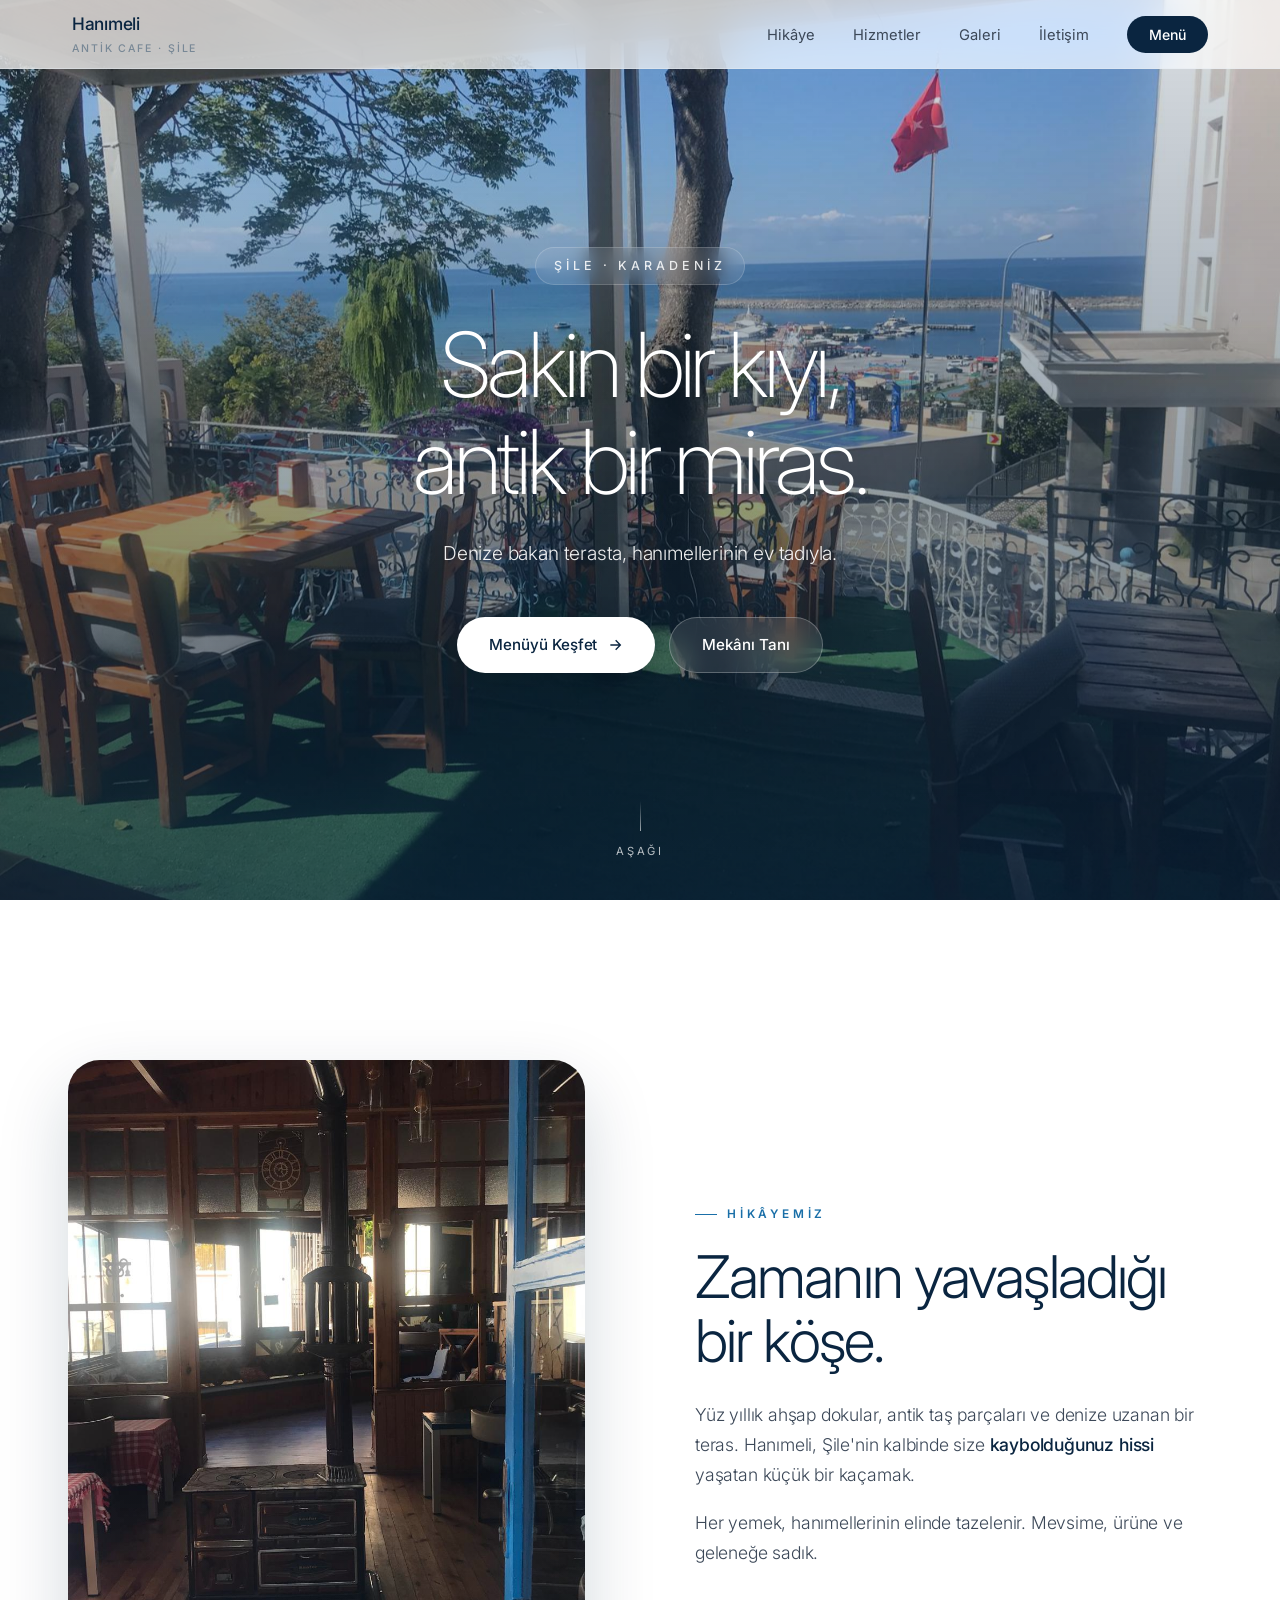
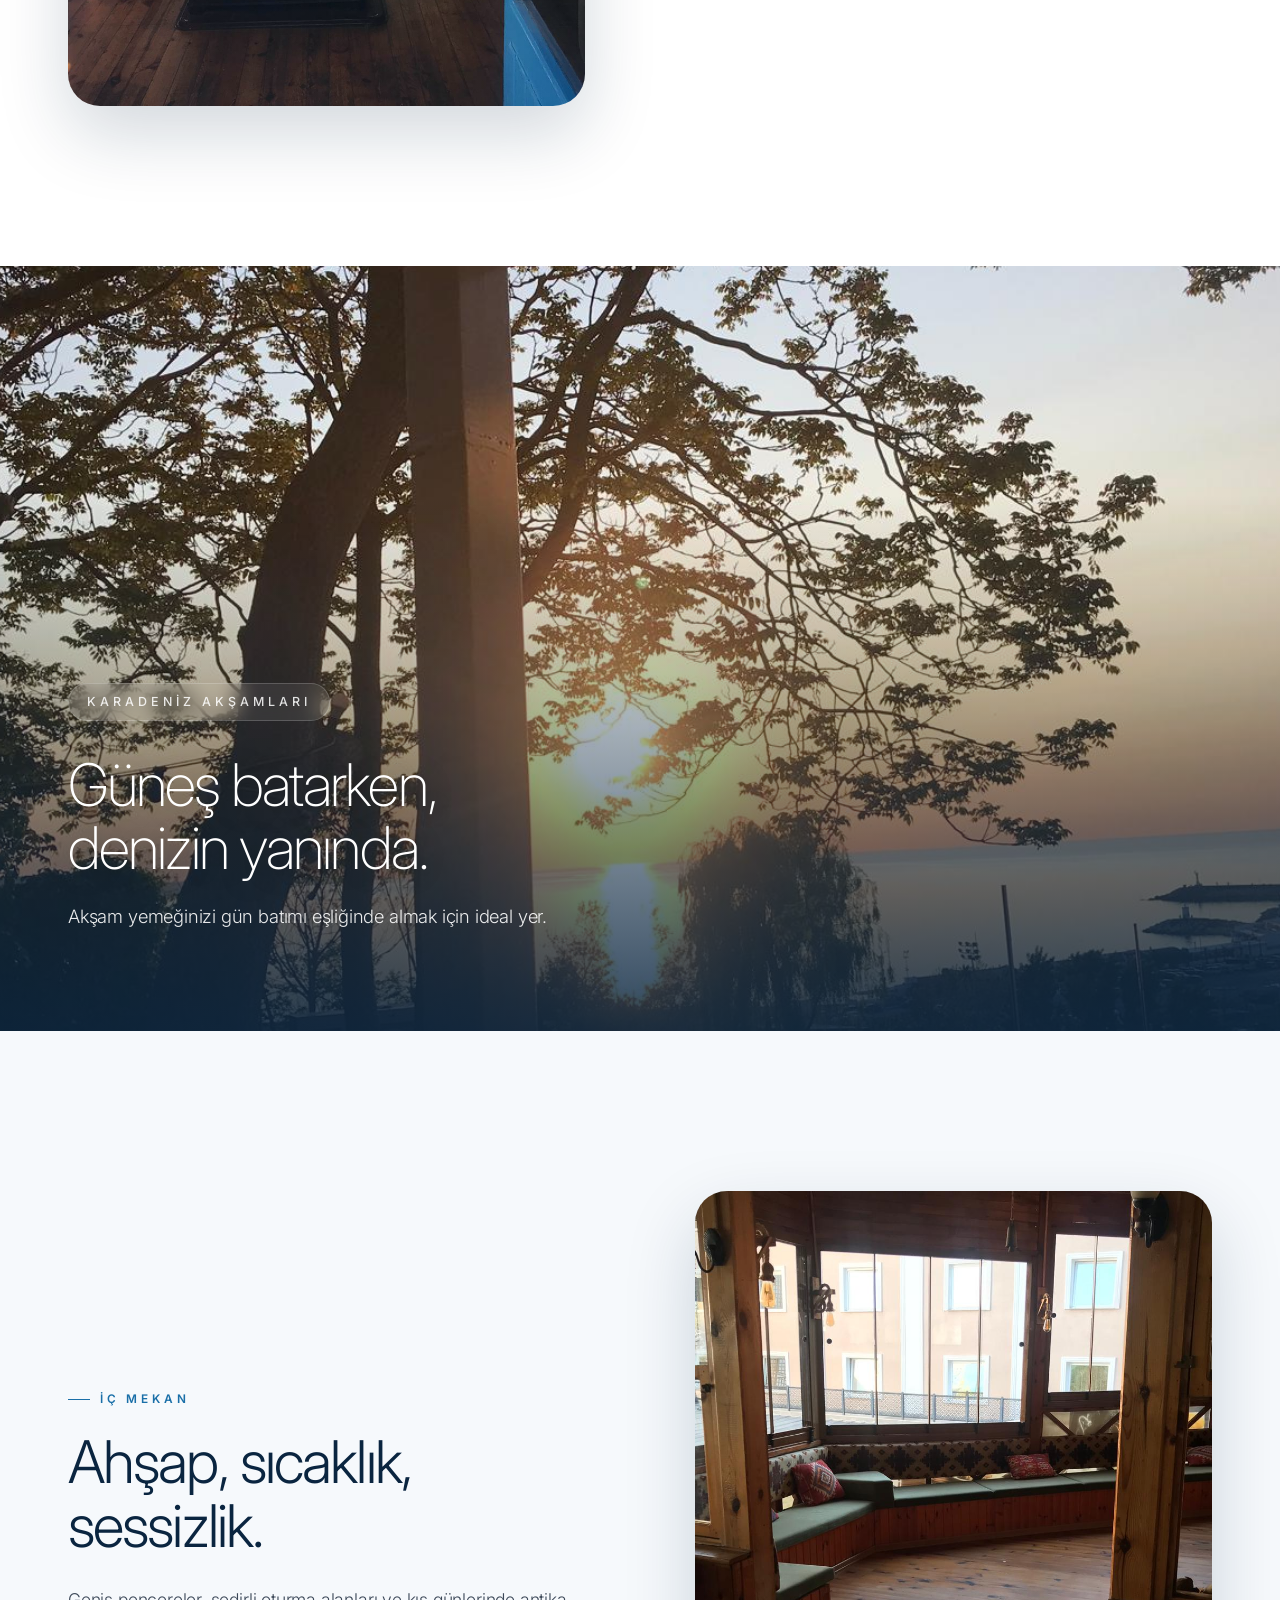
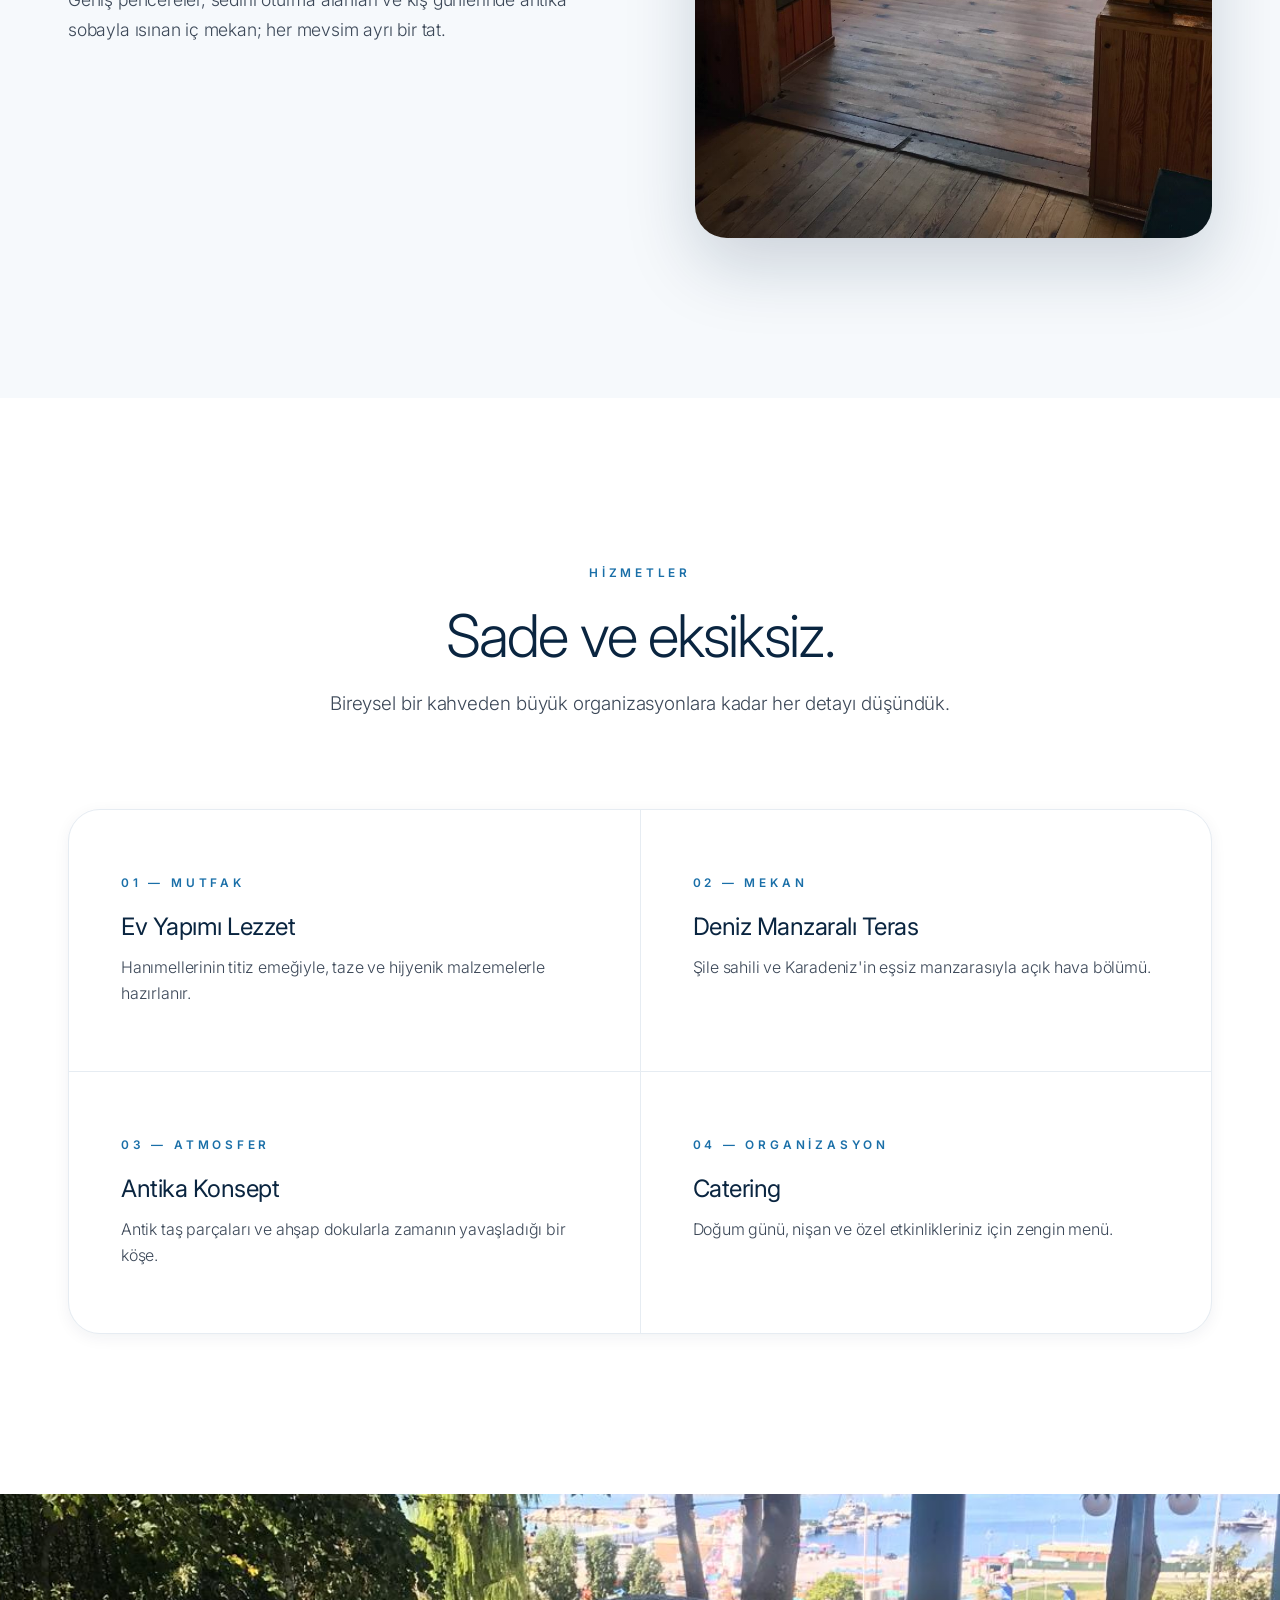
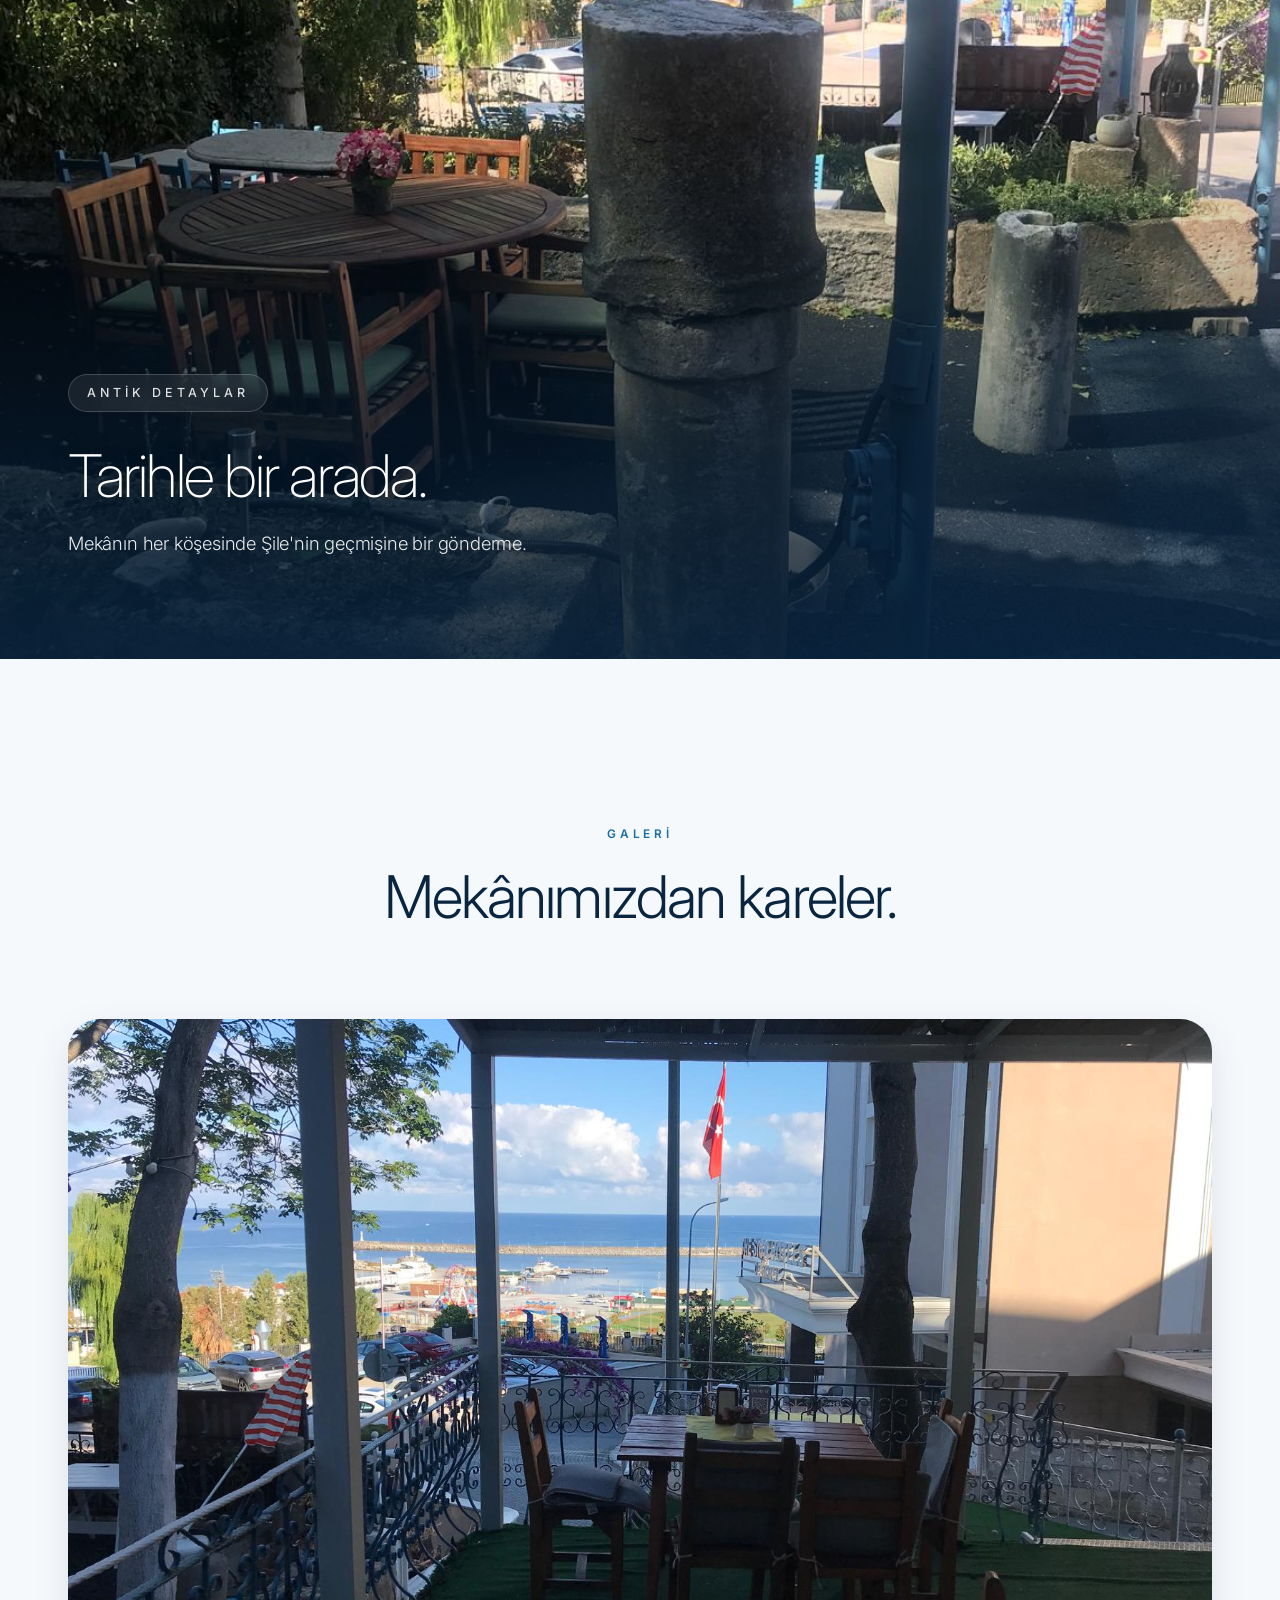
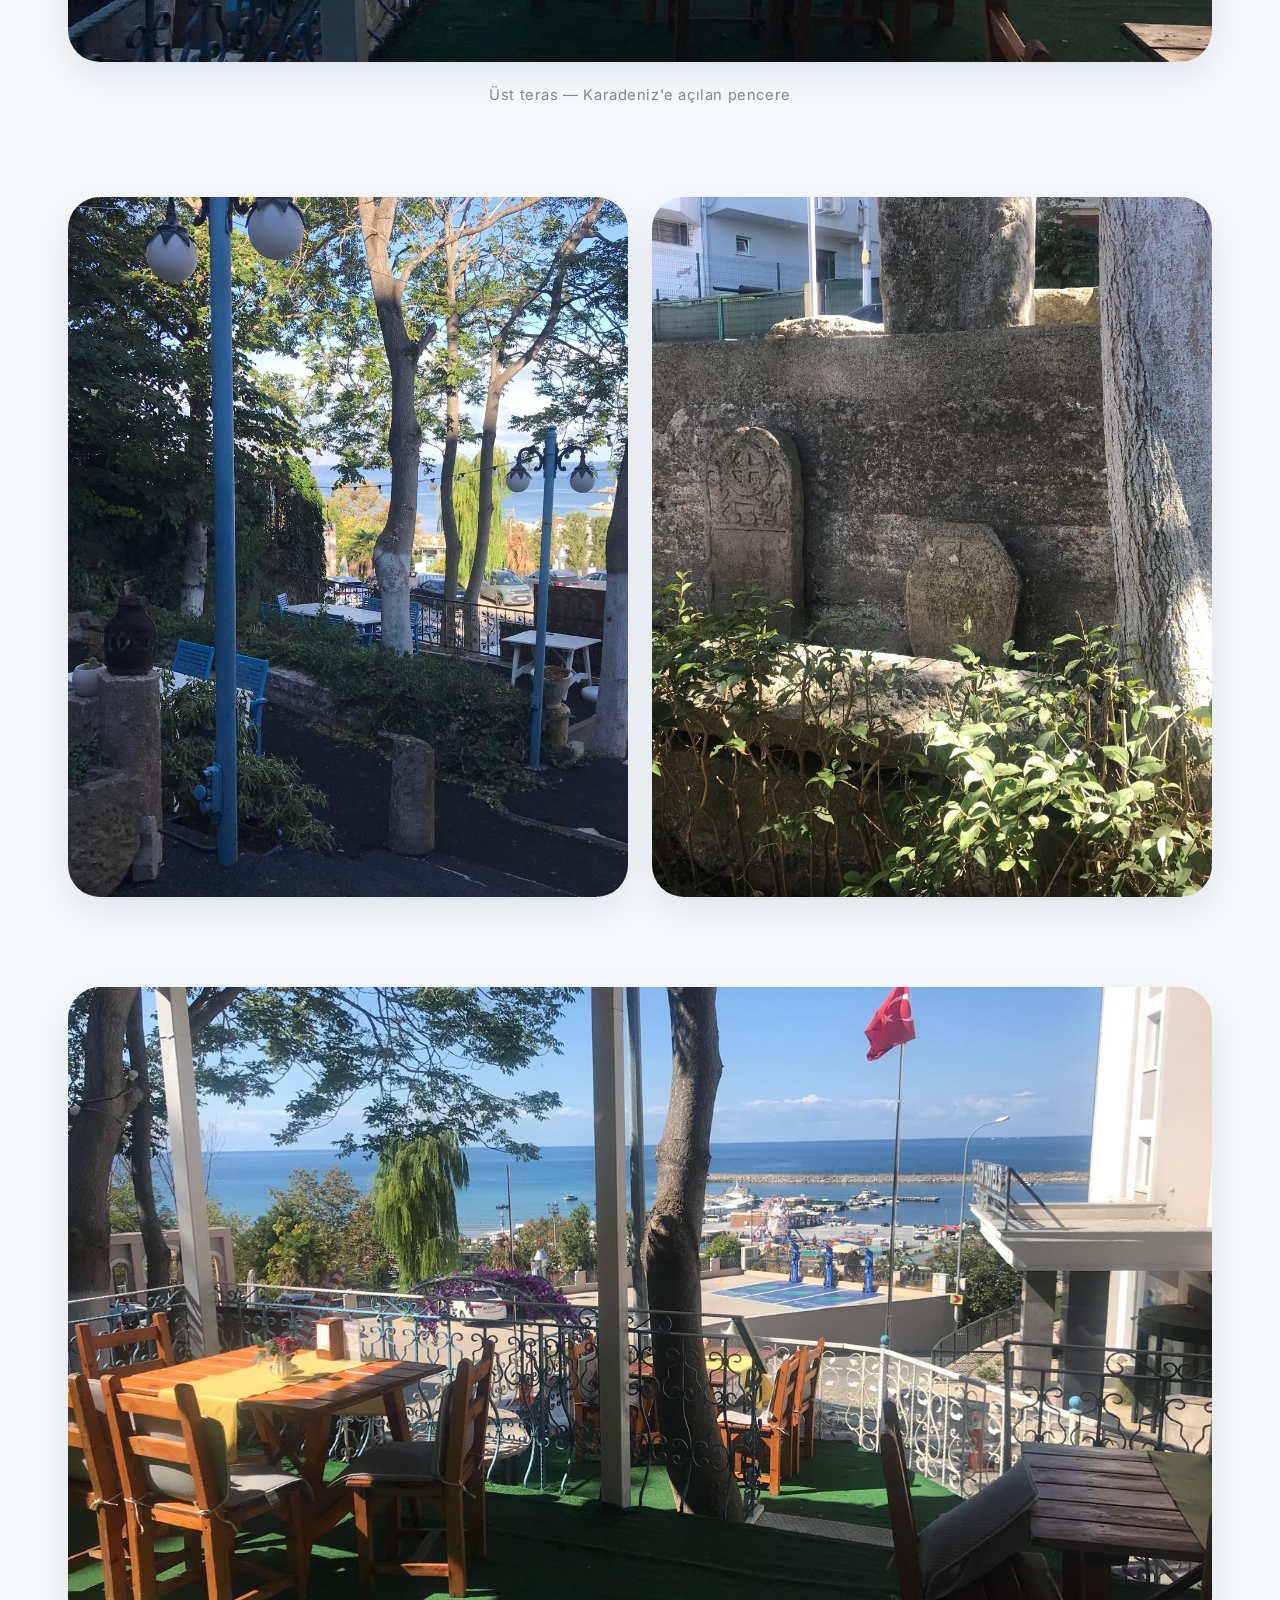
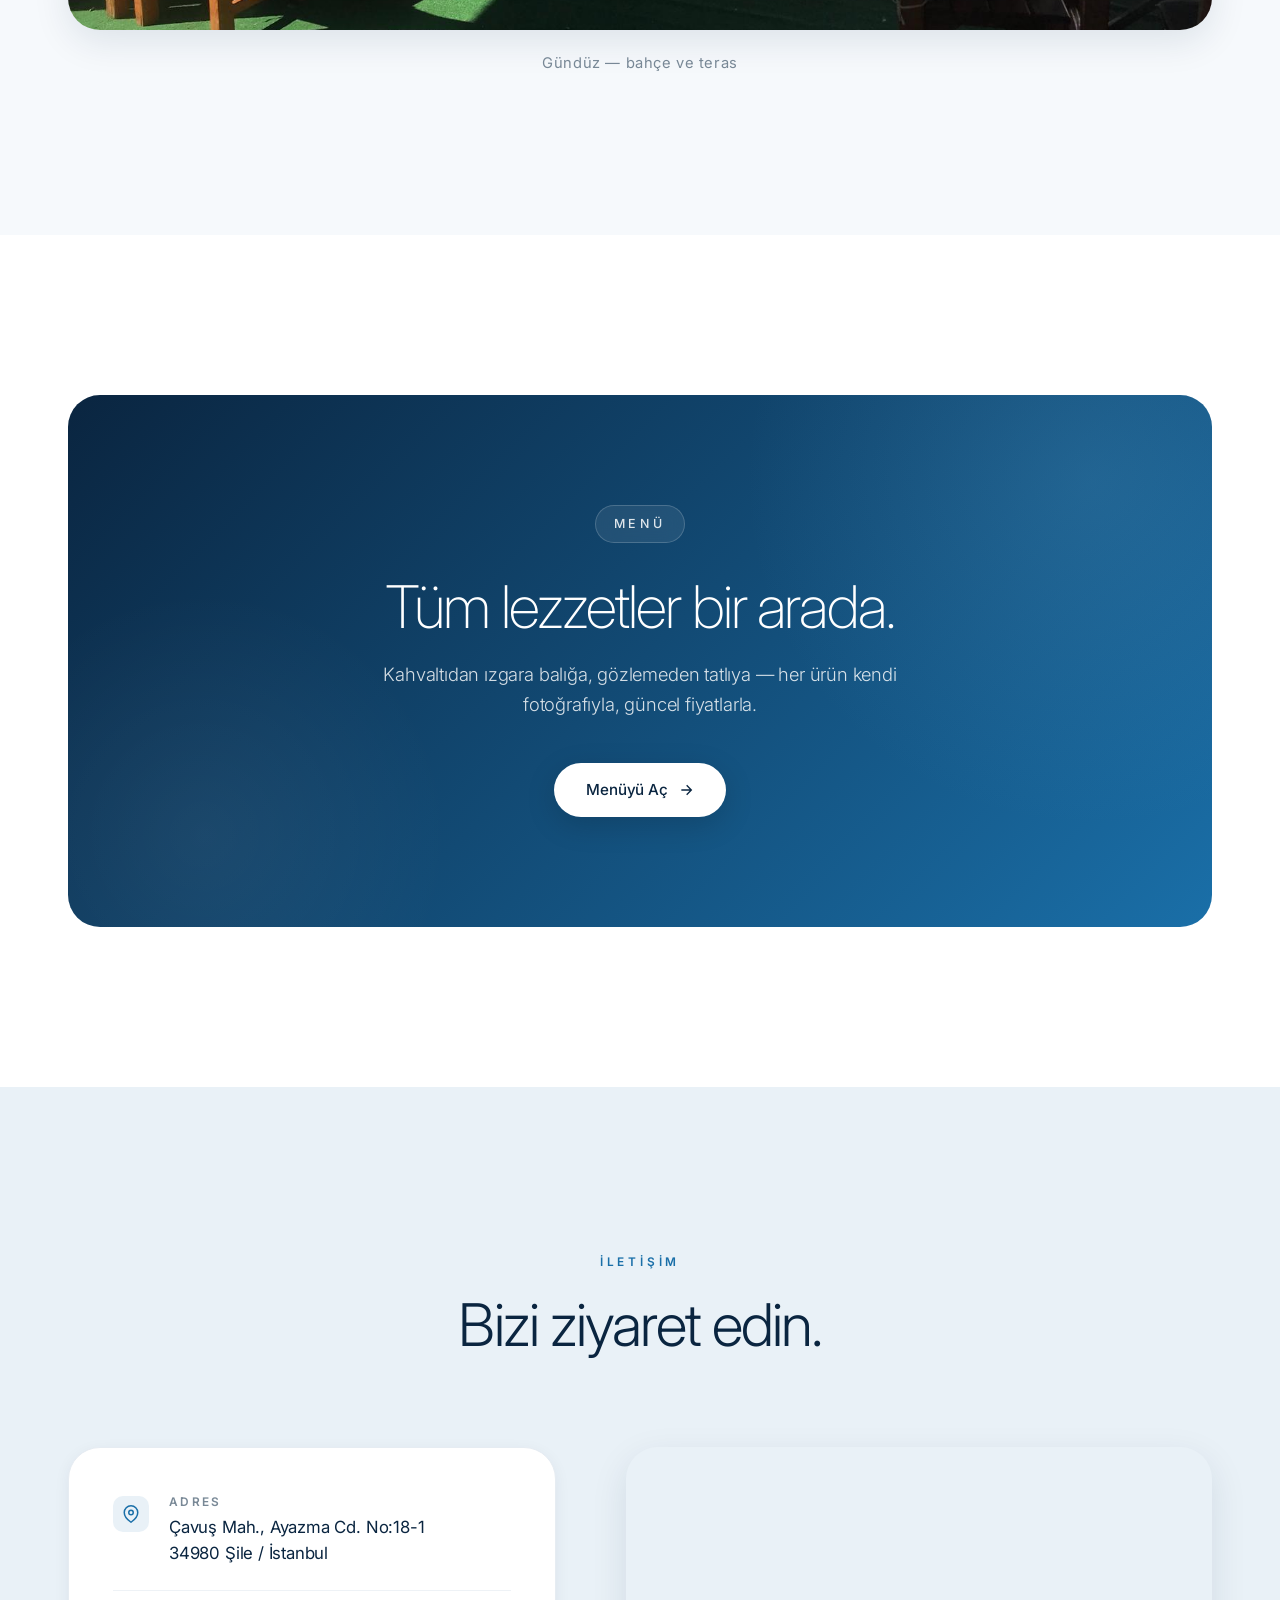
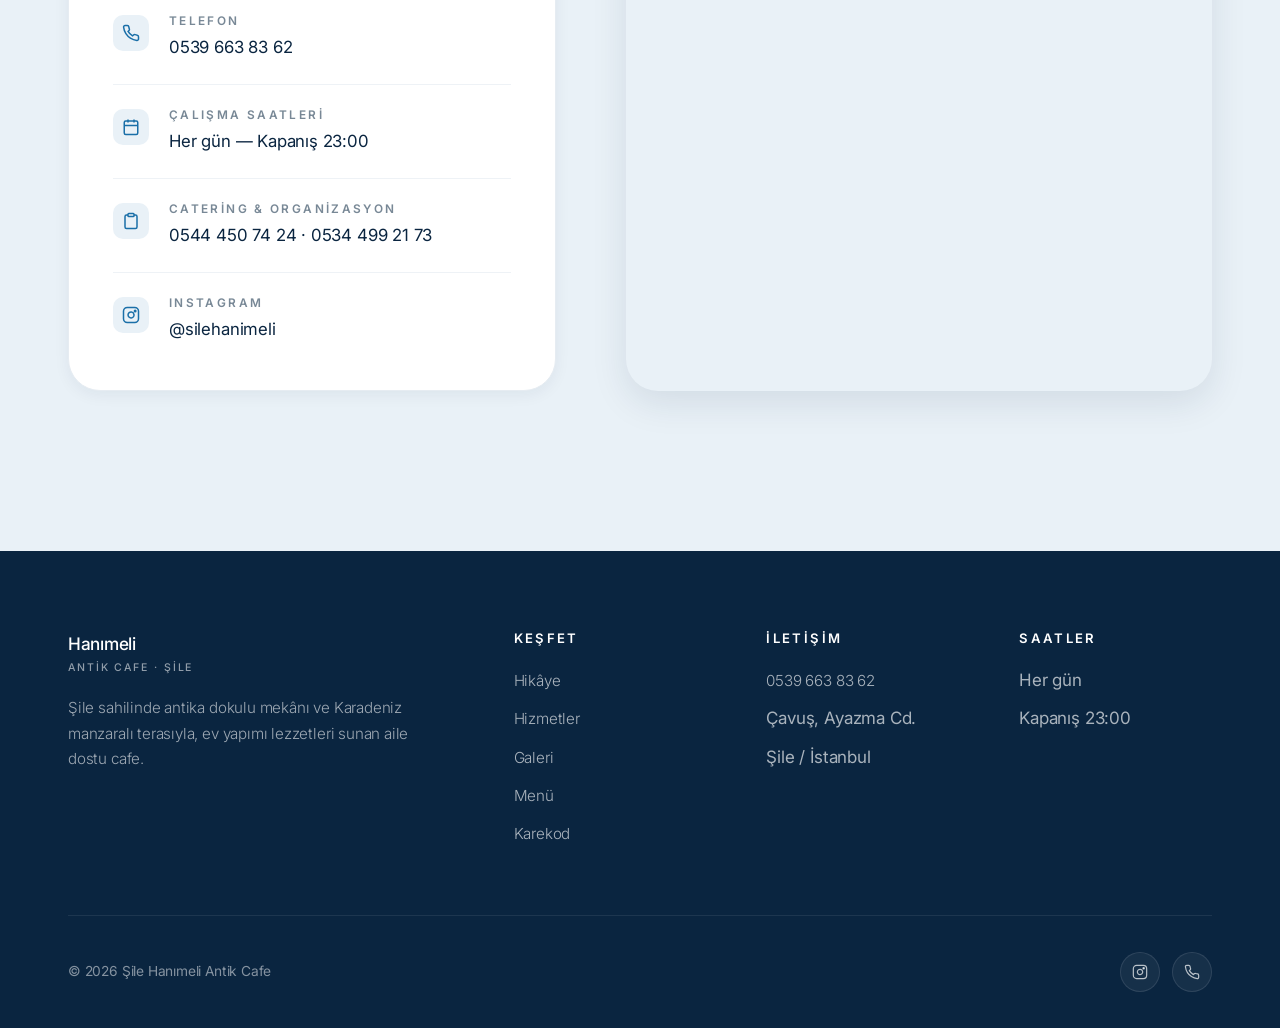
<file: index.html>
<!DOCTYPE html>
<html lang="tr">
<head>
  <meta charset="UTF-8" />
  <meta name="viewport" content="width=device-width, initial-scale=1.0" />

  <title>Şile Hanımeli Antik Cafe — Deniz Manzaralı Cafe & Restoran</title>
  <meta name="description" content="Şile sahilinde, antik dokulu mekânı ve Karadeniz manzaralı terasıyla Hanımeli Antik Cafe. Ev yapımı kahvaltı, gözleme, ızgara balık ve catering." />
  <meta name="keywords" content="Şile cafe, Şile kahvaltı, Şile restoran, Hanımeli Antik Cafe, Şile manzaralı kafe, Şile catering" />
  <meta name="robots" content="index, follow" />
  <link rel="canonical" href="https://hanimeliantikcafe.com/" />

  <meta property="og:type" content="restaurant" />
  <meta property="og:locale" content="tr_TR" />
  <meta property="og:title" content="Şile Hanımeli Antik Cafe" />
  <meta property="og:description" content="Şile'de antik atmosfer ve deniz manzarasıyla ev yapımı lezzetler." />
  <meta property="og:url" content="https://hanimeliantikcafe.com/" />
  <meta property="og:image" content="https://hanimeliantikcafe.com/assets/img/kafedisguzel.jpeg" />
  <meta property="og:site_name" content="Şile Hanımeli Antik Cafe" />

  <meta name="twitter:card" content="summary_large_image" />
  <meta name="twitter:title" content="Şile Hanımeli Antik Cafe" />
  <meta name="twitter:description" content="Şile'de antik atmosfer ve deniz manzarasıyla ev yapımı lezzetler." />
  <meta name="twitter:image" content="https://hanimeliantikcafe.com/assets/img/kafedisguzel.jpeg" />

  <link rel="icon" type="image/svg+xml" href="assets/img/favicon.svg" />
  <link rel="apple-touch-icon" href="assets/img/kafedisguzel.jpeg" />

  <link rel="preconnect" href="https://fonts.googleapis.com" />
  <link rel="preconnect" href="https://fonts.gstatic.com" crossorigin />
  <link href="https://fonts.googleapis.com/css2?family=Inter:wght@200;300;400;500;600&display=swap" rel="stylesheet" />

  <link rel="stylesheet" href="assets/css/style.css" />

  <script type="application/ld+json">
  {
    "@context": "https://schema.org",
    "@type": "Restaurant",
    "name": "Şile Hanımeli Antik Cafe",
    "image": [
      "https://hanimeliantikcafe.com/assets/img/kafedisguzel.jpeg",
      "https://hanimeliantikcafe.com/assets/img/kafeic2.jpeg",
      "https://hanimeliantikcafe.com/assets/img/kafemanzara.jpeg"
    ],
    "@id": "https://hanimeliantikcafe.com/",
    "url": "https://hanimeliantikcafe.com/",
    "telephone": "+90 539 663 83 62",
    "priceRange": "₺₺",
    "servesCuisine": ["Türk Mutfağı", "Ev Yemekleri", "Kahvaltı", "Deniz Ürünleri"],
    "address": {
      "@type": "PostalAddress",
      "streetAddress": "Çavuş, Ayazma Cd. No:18-1",
      "addressLocality": "Şile",
      "addressRegion": "İstanbul",
      "postalCode": "34980",
      "addressCountry": "TR"
    },
    "geo": {
      "@type": "GeoCoordinates",
      "latitude": "41.1755",
      "longitude": "29.6122"
    },
    "openingHoursSpecification": {
      "@type": "OpeningHoursSpecification",
      "dayOfWeek": ["Monday","Tuesday","Wednesday","Thursday","Friday","Saturday","Sunday"],
      "opens": "08:00",
      "closes": "23:00"
    },
    "menu": "https://hanimeliantikcafe.com/menu.html",
    "acceptsReservations": "True",
    "sameAs": ["https://www.instagram.com/silehanimeli/"]
  }
  </script>
</head>
<body>

  <!-- NAVBAR -->
  <header class="navbar">
    <div class="nav-inner">
      <a href="index.html" class="brand" aria-label="Anasayfa">
        <span class="brand-text">Hanımeli<small>ANTİK CAFE · ŞİLE</small></span>
      </a>
      <button class="nav-toggle" aria-label="Menüyü aç/kapat" aria-expanded="false">
        <svg viewBox="0 0 24 24" fill="none" stroke="currentColor" stroke-width="1.6"><path d="M4 7h16M4 12h16M4 17h16"/></svg>
      </button>
      <ul class="nav-links" id="primary-nav">
        <li><a href="#hikaye">Hikâye</a></li>
        <li><a href="#hizmetler">Hizmetler</a></li>
        <li><a href="#galeri">Galeri</a></li>
        <li><a href="#iletisim">İletişim</a></li>
        <li><a href="menu.html" class="cta">Menü</a></li>
      </ul>
    </div>
  </header>

  <!-- HERO -->
  <section class="hero">
    <div class="hero-bg" style="background-image:url('assets/img/kafedisguzel.jpeg');"></div>
    <div class="hero-inner">
      <span class="hero-eyebrow">Şile · Karadeniz</span>
      <h1>Sakin bir kıyı,<br/>antik bir miras.</h1>
      <p>Denize bakan terasta, hanımellerinin ev tadıyla.</p>
      <div class="hero-actions">
        <a href="menu.html" class="btn btn-primary">
          Menüyü Keşfet
          <svg width="16" height="16" viewBox="0 0 24 24" fill="none" stroke="currentColor" stroke-width="2"><path d="M5 12h14M13 5l7 7-7 7"/></svg>
        </a>
        <a href="#hikaye" class="btn btn-ghost">Mekânı Tanı</a>
      </div>
    </div>
    <span class="scroll-cue">Aşağı</span>
  </section>

  <!-- STORY 1 -->
  <section class="section" id="hikaye">
    <div class="container">
      <div class="story reveal">
        <div class="story-image">
          <img src="assets/img/kafeic2.jpeg" alt="Antik soba ve ahşap iç mekan" loading="lazy" />
        </div>
        <div class="story-text">
          <span class="section-tag">Hikâyemiz</span>
          <h2>Zamanın yavaşladığı bir köşe.</h2>
          <p>Yüz yıllık ahşap dokular, antik taş parçaları ve denize uzanan bir teras. Hanımeli, Şile'nin kalbinde size <strong>kaybolduğunuz hissi</strong> yaşatan küçük bir kaçamak.</p>
          <p>Her yemek, hanımellerinin elinde tazelenir. Mevsime, ürüne ve geleneğe sadık.</p>
        </div>
      </div>
    </div>
  </section>

  <!-- BLEED 1 — manzara -->
  <section class="feature-bleed">
    <div class="feature-bleed-bg" style="background-image:url('assets/img/kafemanzara.jpeg');"></div>
    <div class="feature-bleed-inner">
      <span class="hero-eyebrow" style="color:rgba(255,255,255,0.85);background:rgba(255,255,255,0.08);border-color:rgba(255,255,255,0.18);">Karadeniz Akşamları</span>
      <h2>Güneş batarken,<br/>denizin yanında.</h2>
      <p>Akşam yemeğinizi gün batımı eşliğinde almak için ideal yer.</p>
    </div>
  </section>

  <!-- STORY 2 (reverse) -->
  <section class="section section-soft">
    <div class="container">
      <div class="story story-reverse reveal">
        <div class="story-image">
          <img src="assets/img/kafeic.jpeg" alt="Ahşap iç mekan, sedirli oturma" loading="lazy" />
        </div>
        <div class="story-text">
          <span class="section-tag">İç Mekan</span>
          <h2>Ahşap, sıcaklık, sessizlik.</h2>
          <p>Geniş pencereler, sedirli oturma alanları ve kış günlerinde antika sobayla ısınan iç mekan; her mevsim ayrı bir tat.</p>
        </div>
      </div>
    </div>
  </section>

  <!-- SERVICES -->
  <section class="section" id="hizmetler">
    <div class="container">
      <div class="section-head reveal">
        <span class="section-tag">Hizmetler</span>
        <h2>Sade ve eksiksiz.</h2>
        <p class="lead">Bireysel bir kahveden büyük organizasyonlara kadar her detayı düşündük.</p>
      </div>
      <div class="services-grid reveal">
        <div class="service">
          <span class="service-num">01 — Mutfak</span>
          <h3>Ev Yapımı Lezzet</h3>
          <p>Hanımellerinin titiz emeğiyle, taze ve hijyenik malzemelerle hazırlanır.</p>
        </div>
        <div class="service">
          <span class="service-num">02 — Mekan</span>
          <h3>Deniz Manzaralı Teras</h3>
          <p>Şile sahili ve Karadeniz'in eşsiz manzarasıyla açık hava bölümü.</p>
        </div>
        <div class="service">
          <span class="service-num">03 — Atmosfer</span>
          <h3>Antika Konsept</h3>
          <p>Antik taş parçaları ve ahşap dokularla zamanın yavaşladığı bir köşe.</p>
        </div>
        <div class="service">
          <span class="service-num">04 — Organizasyon</span>
          <h3>Catering</h3>
          <p>Doğum günü, nişan ve özel etkinlikleriniz için zengin menü.</p>
        </div>
      </div>
    </div>
  </section>

  <!-- BLEED 2 — antik -->
  <section class="feature-bleed">
    <div class="feature-bleed-bg" style="background-image:url('assets/img/antikparca2.jpeg');"></div>
    <div class="feature-bleed-inner">
      <span class="hero-eyebrow" style="color:rgba(255,255,255,0.85);background:rgba(255,255,255,0.08);border-color:rgba(255,255,255,0.18);">Antik Detaylar</span>
      <h2>Tarihle bir arada.</h2>
      <p>Mekânın her köşesinde Şile'nin geçmişine bir gönderme.</p>
    </div>
  </section>

  <!-- GALLERY -->
  <section class="section section-soft" id="galeri">
    <div class="container">
      <div class="section-head reveal">
        <span class="section-tag">Galeri</span>
        <h2>Mekânımızdan kareler.</h2>
      </div>
      <div class="gallery-stack reveal">
        <figure>
          <img src="assets/img/kafedis2.jpeg" alt="Deniz manzaralı teras, masalar" loading="lazy" />
          <figcaption>Üst teras — Karadeniz'e açılan pencere</figcaption>
        </figure>
        <div class="gallery-pair">
          <img src="assets/img/kafedis.jpeg" alt="Bahçe ve aydınlatma" loading="lazy" />
          <img src="assets/img/antikparca.jpeg" alt="Antik taş parçaları" loading="lazy" />
        </div>
        <figure>
          <img src="assets/img/kafedisguzel.jpeg" alt="Gündüz teras manzarası" loading="lazy" />
          <figcaption>Gündüz — bahçe ve teras</figcaption>
        </figure>
      </div>
    </div>
  </section>

  <!-- MENU CTA -->
  <section class="section">
    <div class="container">
      <div class="menu-cta reveal">
        <div class="menu-cta-inner">
          <span class="hero-eyebrow" style="color:rgba(255,255,255,0.85);background:rgba(255,255,255,0.08);border-color:rgba(255,255,255,0.18);">Menü</span>
          <h2>Tüm lezzetler bir arada.</h2>
          <p>Kahvaltıdan ızgara balığa, gözlemeden tatlıya — her ürün kendi fotoğrafıyla, güncel fiyatlarla.</p>
          <a href="menu.html" class="btn btn-primary">
            Menüyü Aç
            <svg width="16" height="16" viewBox="0 0 24 24" fill="none" stroke="currentColor" stroke-width="2"><path d="M5 12h14M13 5l7 7-7 7"/></svg>
          </a>
        </div>
      </div>
    </div>
  </section>

  <!-- CONTACT -->
  <section class="section section-blue" id="iletisim">
    <div class="container">
      <div class="section-head reveal">
        <span class="section-tag">İletişim</span>
        <h2>Bizi ziyaret edin.</h2>
      </div>
      <div class="contact reveal">
        <div class="contact-info">
          <div class="item">
            <div class="item-icon">
              <svg viewBox="0 0 24 24" fill="none" stroke="currentColor" stroke-width="2"><path d="M21 10c0 7-9 13-9 13s-9-6-9-13a9 9 0 0118 0z"/><circle cx="12" cy="10" r="3"/></svg>
            </div>
            <div>
              <h3>Adres</h3>
              <div class="value">Çavuş Mah., Ayazma Cd. No:18-1<br/>34980 Şile / İstanbul</div>
            </div>
          </div>
          <div class="item">
            <div class="item-icon">
              <svg viewBox="0 0 24 24" fill="none" stroke="currentColor" stroke-width="2"><path d="M22 16.92v3a2 2 0 01-2.18 2 19.79 19.79 0 01-8.63-3.07 19.5 19.5 0 01-6-6 19.79 19.79 0 01-3.07-8.67A2 2 0 014.11 2h3a2 2 0 012 1.72 12.84 12.84 0 00.7 2.81 2 2 0 01-.45 2.11L8.09 9.91a16 16 0 006 6l1.27-1.27a2 2 0 012.11-.45 12.84 12.84 0 002.81.7A2 2 0 0122 16.92z"/></svg>
            </div>
            <div>
              <h3>Telefon</h3>
              <div class="value"><a href="tel:+905396638362">0539 663 83 62</a></div>
            </div>
          </div>
          <div class="item">
            <div class="item-icon">
              <svg viewBox="0 0 24 24" fill="none" stroke="currentColor" stroke-width="2"><rect x="3" y="4" width="18" height="18" rx="2"/><path d="M16 2v4M8 2v4M3 10h18"/></svg>
            </div>
            <div>
              <h3>Çalışma Saatleri</h3>
              <div class="value">Her gün — Kapanış 23:00</div>
            </div>
          </div>
          <div class="item">
            <div class="item-icon">
              <svg viewBox="0 0 24 24" fill="none" stroke="currentColor" stroke-width="2"><path d="M16 4h2a2 2 0 012 2v14a2 2 0 01-2 2H6a2 2 0 01-2-2V6a2 2 0 012-2h2"/><rect x="8" y="2" width="8" height="4" rx="1"/></svg>
            </div>
            <div>
              <h3>Catering & Organizasyon</h3>
              <div class="value"><a href="tel:+905444507424">0544 450 74 24</a> · <a href="tel:+905344992173">0534 499 21 73</a></div>
            </div>
          </div>
          <div class="item">
            <div class="item-icon">
              <svg viewBox="0 0 24 24" fill="none" stroke="currentColor" stroke-width="2"><rect x="2" y="2" width="20" height="20" rx="5"/><path d="M16 11.37A4 4 0 1112.63 8 4 4 0 0116 11.37z"/><circle cx="17.5" cy="6.5" r="1" fill="currentColor"/></svg>
            </div>
            <div>
              <h3>Instagram</h3>
              <div class="value"><a href="https://instagram.com/silehanimeli" target="_blank" rel="noopener">@silehanimeli</a></div>
            </div>
          </div>
        </div>
        <div class="contact-map">
          <iframe
            src="https://www.google.com/maps?q=%C5%9Eile+Han%C4%B1meli+Antik+Cafe&output=embed"
            loading="lazy"
            referrerpolicy="no-referrer-when-downgrade"
            title="Şile Hanımeli Antik Cafe Konum">
          </iframe>
        </div>
      </div>
    </div>
  </section>

  <!-- FOOTER -->
  <footer class="footer">
    <div class="container">
      <div class="footer-top">
        <div>
          <a href="index.html" class="brand">
            <span class="brand-text">Hanımeli<small>ANTİK CAFE · ŞİLE</small></span>
          </a>
          <p>Şile sahilinde antika dokulu mekânı ve Karadeniz manzaralı terasıyla, ev yapımı lezzetleri sunan aile dostu cafe.</p>
        </div>
        <div>
          <h4>Keşfet</h4>
          <ul>
            <li><a href="#hikaye">Hikâye</a></li>
            <li><a href="#hizmetler">Hizmetler</a></li>
            <li><a href="#galeri">Galeri</a></li>
            <li><a href="menu.html">Menü</a></li>
            <li><a href="qr.html">Karekod</a></li>
          </ul>
        </div>
        <div>
          <h4>İletişim</h4>
          <ul>
            <li><a href="tel:+905396638362">0539 663 83 62</a></li>
            <li>Çavuş, Ayazma Cd.</li>
            <li>Şile / İstanbul</li>
          </ul>
        </div>
        <div>
          <h4>Saatler</h4>
          <ul>
            <li>Her gün</li>
            <li>Kapanış 23:00</li>
          </ul>
        </div>
      </div>
      <div class="footer-bottom">
        <span>© <span id="yyyy">2026</span> Şile Hanımeli Antik Cafe</span>
        <div class="footer-socials">
          <a href="https://instagram.com/silehanimeli" target="_blank" rel="noopener" aria-label="Instagram">
            <svg viewBox="0 0 24 24" fill="none" stroke="currentColor" stroke-width="1.8"><rect x="2" y="2" width="20" height="20" rx="5"/><path d="M16 11.37A4 4 0 1112.63 8 4 4 0 0116 11.37z"/><circle cx="17.5" cy="6.5" r="1" fill="currentColor"/></svg>
          </a>
          <a href="tel:+905396638362" aria-label="Telefon">
            <svg viewBox="0 0 24 24" fill="none" stroke="currentColor" stroke-width="1.8"><path d="M22 16.92v3a2 2 0 01-2.18 2 19.79 19.79 0 01-8.63-3.07 19.5 19.5 0 01-6-6 19.79 19.79 0 01-3.07-8.67A2 2 0 014.11 2h3a2 2 0 012 1.72 12.84 12.84 0 00.7 2.81 2 2 0 01-.45 2.11L8.09 9.91a16 16 0 006 6l1.27-1.27a2 2 0 012.11-.45 12.84 12.84 0 002.81.7A2 2 0 0122 16.92z"/></svg>
          </a>
        </div>
      </div>
    </div>
  </footer>

  <script>
    const toggle = document.querySelector('.nav-toggle');
    const links = document.getElementById('primary-nav');
    toggle?.addEventListener('click', () => {
      const open = links.classList.toggle('open');
      toggle.setAttribute('aria-expanded', open);
    });
    links?.querySelectorAll('a').forEach(a => a.addEventListener('click', () => links.classList.remove('open')));

    const io = new IntersectionObserver((entries) => {
      entries.forEach(e => { if (e.isIntersecting) { e.target.classList.add('in'); io.unobserve(e.target); } });
    }, { threshold: 0.1 });
    document.querySelectorAll('.reveal').forEach(el => io.observe(el));

    document.getElementById('yyyy').textContent = new Date().getFullYear();
  </script>
</body>
</html>
</file>
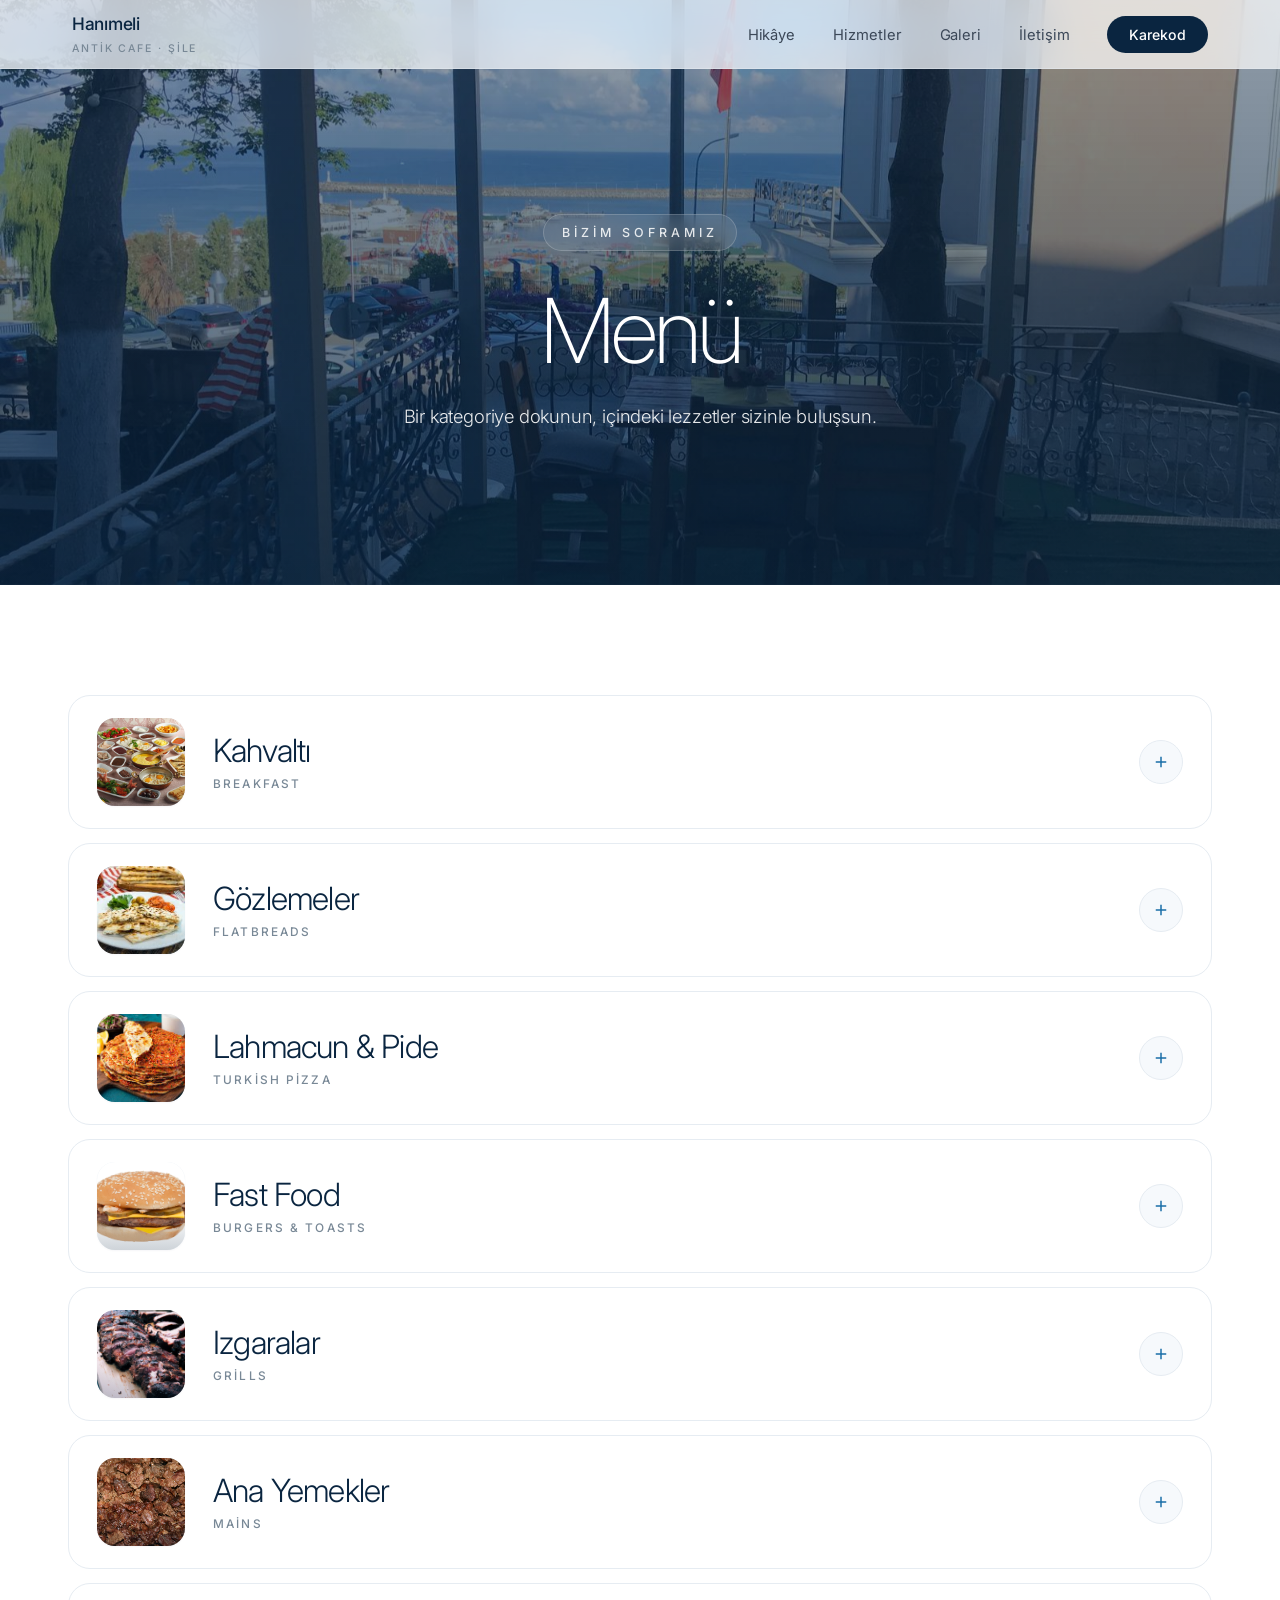
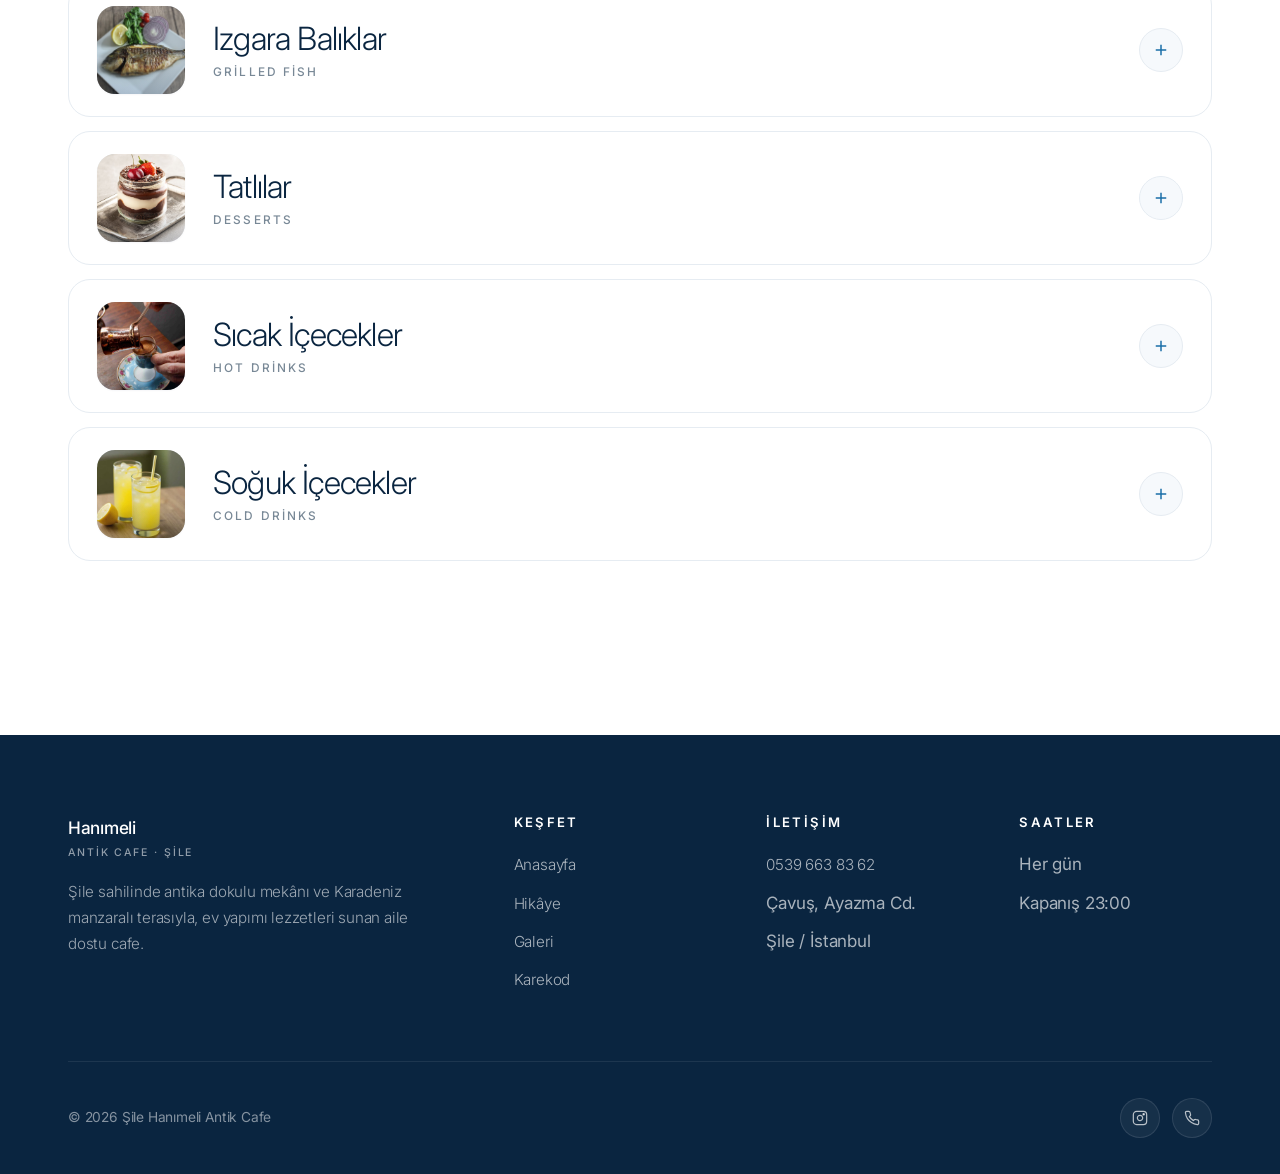
<file: menu.html>
<!DOCTYPE html>
<html lang="tr">
<head>
  <meta charset="UTF-8" />
  <meta name="viewport" content="width=device-width, initial-scale=1.0" />

  <title>Menü — Şile Hanımeli Antik Cafe</title>
  <meta name="description" content="Şile Hanımeli Antik Cafe menüsü ve fiyatları: kahvaltı, gözleme, pide, ızgara, ana yemek, balık, tatlı, sıcak ve soğuk içecekler." />
  <meta name="robots" content="index, follow" />
  <link rel="canonical" href="https://hanimeliantikcafe.com/menu.html" />

  <meta property="og:type" content="website" />
  <meta property="og:locale" content="tr_TR" />
  <meta property="og:title" content="Menü — Şile Hanımeli Antik Cafe" />
  <meta property="og:description" content="Tüm menü ve güncel fiyatlar." />
  <meta property="og:url" content="https://hanimeliantikcafe.com/menu.html" />
  <meta property="og:image" content="https://hanimeliantikcafe.com/assets/img/kafedisguzel.jpeg" />

  <link rel="icon" type="image/svg+xml" href="assets/img/favicon.svg" />

  <link rel="preconnect" href="https://fonts.googleapis.com" />
  <link rel="preconnect" href="https://fonts.gstatic.com" crossorigin />
  <link href="https://fonts.googleapis.com/css2?family=Inter:wght@200;300;400;500;600&display=swap" rel="stylesheet" />

  <link rel="stylesheet" href="assets/css/style.css" />

  <script type="application/ld+json">
  {
    "@context": "https://schema.org",
    "@type": "Menu",
    "name": "Şile Hanımeli Antik Cafe Menüsü",
    "url": "https://hanimeliantikcafe.com/menu.html",
    "inLanguage": "tr-TR"
  }
  </script>
</head>
<body>

  <!-- NAVBAR -->
  <header class="navbar">
    <div class="nav-inner">
      <a href="index.html" class="brand" aria-label="Anasayfa">
        <span class="brand-text">Hanımeli<small>ANTİK CAFE · ŞİLE</small></span>
      </a>
      <button class="nav-toggle" aria-label="Menüyü aç/kapat">
        <svg viewBox="0 0 24 24" fill="none" stroke="currentColor" stroke-width="1.6"><path d="M4 7h16M4 12h16M4 17h16"/></svg>
      </button>
      <ul class="nav-links" id="primary-nav">
        <li><a href="index.html#hikaye">Hikâye</a></li>
        <li><a href="index.html#hizmetler">Hizmetler</a></li>
        <li><a href="index.html#galeri">Galeri</a></li>
        <li><a href="index.html#iletisim">İletişim</a></li>
        <li><a href="qr.html" class="cta">Karekod</a></li>
      </ul>
    </div>
  </header>

  <!-- HERO -->
  <section class="menu-hero">
    <div class="menu-hero-bg" style="background-image:url('assets/img/kafedis2.jpeg');"></div>
    <div class="menu-hero-inner">
      <span class="hero-eyebrow">Bizim Soframız</span>
      <h1>Menü</h1>
      <p>Bir kategoriye dokunun, içindeki lezzetler sizinle buluşsun.</p>
    </div>
  </section>

  <!-- ACCORDION CATEGORIES -->
  <section class="menu-categories">
    <div class="container">

      <!-- KAHVALTI -->
      <div class="cat" data-cat>
        <button class="cat-trigger" aria-expanded="false">
          <span class="cat-thumb"><img src="assets/img/menu/serpme-kahvalti.jpg" alt="" loading="lazy"></span>
          <span class="cat-title">Kahvaltı<small>Breakfast</small></span>
          <span class="cat-icon"><svg viewBox="0 0 24 24" fill="none" stroke="currentColor" stroke-width="2"><path d="M12 5v14M5 12h14"/></svg></span>
        </button>
        <div class="cat-body"><div class="cat-body-inner">
          <div class="menu-items">
            <div class="menu-item">
              <div class="menu-item-img"><img src="assets/img/menu/serpme-kahvalti.jpg" alt="Serpme Kahvaltı" loading="lazy"></div>
              <div class="menu-item-text">
                <h4>2 Kişilik Serpme Kahvaltı<span class="en">Breakfast for Two</span></h4>
                <div class="desc">Peynir & reçel çeşitleri, zeytin, salata, sahanda yumurta, termos çay.</div>
              </div>
              <div class="price">1500 ₺</div>
            </div>
            <div class="menu-item">
              <div class="menu-item-img"><img src="assets/img/menu/serpme-kahvalti.jpg" alt="Tabak Kahvaltı" loading="lazy"></div>
              <div class="menu-item-text">
                <h4>Tabak Kahvaltı<span class="en">Breakfast Plate</span></h4>
                <div class="desc">Peynir, reçel, salata, domates, patates, haşlanmış yumurta.</div>
              </div>
              <div class="price">700 ₺</div>
            </div>
            <div class="menu-item">
              <div class="menu-item-img"><img src="assets/img/menu/mihlama.jpg" alt="Mıhlama" loading="lazy"></div>
              <div class="menu-item-text"><h4>Mıhlama<span class="en">Cheese Waterfall</span></h4></div>
              <div class="price">350 ₺</div>
            </div>
            <div class="menu-item">
              <div class="menu-item-img"><img src="assets/img/menu/menemen.jpg" alt="Menemen" loading="lazy"></div>
              <div class="menu-item-text"><h4>Menemen</h4></div>
              <div class="price">300 ₺</div>
            </div>
            <div class="menu-item">
              <div class="menu-item-img"><img src="assets/img/menu/omlet.jpg" alt="Omlet" loading="lazy"></div>
              <div class="menu-item-text"><h4>Omlet<span class="en">Scrambled Eggs</span></h4></div>
              <div class="price">250 ₺</div>
            </div>
          </div>
        </div></div>
      </div>

      <!-- GÖZLEMELER -->
      <div class="cat" data-cat>
        <button class="cat-trigger" aria-expanded="false">
          <span class="cat-thumb"><img src="assets/img/menu/gozleme.jpg" alt="" loading="lazy"></span>
          <span class="cat-title">Gözlemeler<small>Flatbreads</small></span>
          <span class="cat-icon"><svg viewBox="0 0 24 24" fill="none" stroke="currentColor" stroke-width="2"><path d="M12 5v14M5 12h14"/></svg></span>
        </button>
        <div class="cat-body"><div class="cat-body-inner">
          <div class="menu-items">
            <div class="menu-item">
              <div class="menu-item-img"><img src="assets/img/menu/peynirli-gozleme.jpg" alt="Peynirli Gözleme" loading="lazy"></div>
              <div class="menu-item-text">
                <h4>Peynirli Gözleme<span class="en">Cheese Flatbread</span></h4>
                <div class="desc">Beyaz peynir ya da kaşar.</div>
              </div>
              <div class="price">300 ₺</div>
            </div>
            <div class="menu-item">
              <div class="menu-item-img"><img src="assets/img/menu/kiymali-gozleme.jpg" alt="Kıymalı Gözleme" loading="lazy"></div>
              <div class="menu-item-text"><h4>Kıymalı Gözleme<span class="en">Minced Meat</span></h4></div>
              <div class="price">320 ₺</div>
            </div>
            <div class="menu-item">
              <div class="menu-item-img"><img src="assets/img/menu/ispanakli-gozleme.jpg" alt="Ispanaklı Gözleme" loading="lazy"></div>
              <div class="menu-item-text"><h4>Ispanaklı Gözleme<span class="en">Spinach</span></h4></div>
              <div class="price">300 ₺</div>
            </div>
            <div class="menu-item">
              <div class="menu-item-img"><img src="assets/img/menu/patatesli-gozleme.jpg" alt="Patatesli Gözleme" loading="lazy"></div>
              <div class="menu-item-text"><h4>Patatesli Gözleme<span class="en">Potato</span></h4></div>
              <div class="price">300 ₺</div>
            </div>
            <div class="menu-item">
              <div class="menu-item-img"><img src="assets/img/menu/cikolatali-gozleme.jpg" alt="Çikolatalı Gözleme" loading="lazy"></div>
              <div class="menu-item-text"><h4>Çikolatalı Gözleme<span class="en">Chocolate</span></h4></div>
              <div class="price">300 ₺</div>
            </div>
            <div class="menu-item">
              <div class="menu-item-img"><img src="assets/img/menu/karisik-gozleme.jpg" alt="Karışık Gözleme" loading="lazy"></div>
              <div class="menu-item-text">
                <h4>Karışık Gözleme<span class="en">Mixed</span></h4>
                <div class="desc">İstediğiniz 2 çeşit.</div>
              </div>
              <div class="price">350 ₺</div>
            </div>
          </div>
        </div></div>
      </div>

      <!-- LAHMACUN & PİDE -->
      <div class="cat" data-cat>
        <button class="cat-trigger" aria-expanded="false">
          <span class="cat-thumb"><img src="assets/img/menu/lahmacun.jpg" alt="" loading="lazy"></span>
          <span class="cat-title">Lahmacun &amp; Pide<small>Turkish Pizza</small></span>
          <span class="cat-icon"><svg viewBox="0 0 24 24" fill="none" stroke="currentColor" stroke-width="2"><path d="M12 5v14M5 12h14"/></svg></span>
        </button>
        <div class="cat-body"><div class="cat-body-inner">
          <div class="menu-items">
            <div class="menu-item">
              <div class="menu-item-img"><img src="assets/img/menu/lahmacun.jpg" alt="Lahmacun" loading="lazy"></div>
              <div class="menu-item-text"><h4>Lahmacun</h4></div>
              <div class="price">150 ₺</div>
            </div>
            <div class="menu-item">
              <div class="menu-item-img"><img src="assets/img/menu/kasarli-lahmacun.jpg" alt="Kaşarlı Lahmacun" loading="lazy"></div>
              <div class="menu-item-text"><h4>Kaşarlı Lahmacun</h4></div>
              <div class="price">180 ₺</div>
            </div>
            <div class="menu-item">
              <div class="menu-item-img"><img src="assets/img/menu/kasarli-pide.jpg" alt="Kaşarlı Pide" loading="lazy"></div>
              <div class="menu-item-text"><h4>Kaşarlı Pide</h4></div>
              <div class="price">250 ₺</div>
            </div>
            <div class="menu-item">
              <div class="menu-item-img"><img src="assets/img/menu/kiymali-pide.jpg" alt="Kıymalı Pide" loading="lazy"></div>
              <div class="menu-item-text"><h4>Kıymalı Pide</h4></div>
              <div class="price">300 ₺</div>
            </div>
            <div class="menu-item">
              <div class="menu-item-img"><img src="assets/img/menu/kavurmali-pide.jpg" alt="Kavurmalı Pide" loading="lazy"></div>
              <div class="menu-item-text"><h4>Kavurmalı Pide</h4></div>
              <div class="price">350 ₺</div>
            </div>
            <div class="menu-item">
              <div class="menu-item-img"><img src="assets/img/menu/kuskas-pide.jpg" alt="Kuşkaş Pide" loading="lazy"></div>
              <div class="menu-item-text"><h4>Kuşkaş Pide</h4></div>
              <div class="price">380 ₺</div>
            </div>
          </div>
        </div></div>
      </div>

      <!-- FAST FOOD -->
      <div class="cat" data-cat>
        <button class="cat-trigger" aria-expanded="false">
          <span class="cat-thumb"><img src="assets/img/menu/hamburger.jpg" alt="" loading="lazy"></span>
          <span class="cat-title">Fast Food<small>Burgers &amp; Toasts</small></span>
          <span class="cat-icon"><svg viewBox="0 0 24 24" fill="none" stroke="currentColor" stroke-width="2"><path d="M12 5v14M5 12h14"/></svg></span>
        </button>
        <div class="cat-body"><div class="cat-body-inner">
          <div class="menu-items">
            <div class="menu-item">
              <div class="menu-item-img"><img src="assets/img/menu/hamburger.jpg" alt="Hamburger" loading="lazy"></div>
              <div class="menu-item-text">
                <h4>Hamburger</h4>
                <div class="desc">Yanında patates kızartması ile.</div>
              </div>
              <div class="price">500 ₺</div>
            </div>
            <div class="menu-item">
              <div class="menu-item-img"><img src="assets/img/menu/tavuk-burger.jpg" alt="Tavuk Burger" loading="lazy"></div>
              <div class="menu-item-text">
                <h4>Tavuk Burger<span class="en">Chicken Burger</span></h4>
                <div class="desc">Yanında patates kızartması ile.</div>
              </div>
              <div class="price">450 ₺</div>
            </div>
            <div class="menu-item">
              <div class="menu-item-img"><img src="assets/img/menu/tost.jpg" alt="Ayvalık Tostu" loading="lazy"></div>
              <div class="menu-item-text">
                <h4>Ayvalık Tostu</h4>
                <div class="desc">Salam, sosis, sucuk, rus salatası, kaşar.</div>
              </div>
              <div class="price">350 ₺</div>
            </div>
            <div class="menu-item">
              <div class="menu-item-img"><img src="assets/img/menu/cig-borek.jpg" alt="Çiğ Börek" loading="lazy"></div>
              <div class="menu-item-text">
                <h4>Çiğ Börek</h4>
                <div class="desc">Porsiyonda 2 adet.</div>
              </div>
              <div class="price">350 ₺</div>
            </div>
            <div class="menu-item">
              <div class="menu-item-img"><img src="assets/img/menu/patso.jpg" alt="Patso" loading="lazy"></div>
              <div class="menu-item-text">
                <h4>Patso<span class="en">Fries with Bread</span></h4>
                <div class="desc">İsteğe bağlı ketçap & mayonez.</div>
              </div>
              <div class="price">300 ₺</div>
            </div>
          </div>
        </div></div>
      </div>

      <!-- IZGARALAR -->
      <div class="cat" data-cat>
        <button class="cat-trigger" aria-expanded="false">
          <span class="cat-thumb"><img src="assets/img/menu/kofte.jpg" alt="" loading="lazy"></span>
          <span class="cat-title">Izgaralar<small>Grills</small></span>
          <span class="cat-icon"><svg viewBox="0 0 24 24" fill="none" stroke="currentColor" stroke-width="2"><path d="M12 5v14M5 12h14"/></svg></span>
        </button>
        <div class="cat-body"><div class="cat-body-inner">
          <div class="menu-items">
            <div class="menu-item">
              <div class="menu-item-img"><img src="assets/img/menu/kofte.jpg" alt="Izgara Köfte" loading="lazy"></div>
              <div class="menu-item-text">
                <h4>Izgara Köfte<span class="en">Meatballs</span></h4>
                <div class="desc">Porsiyonda 5 adet.</div>
              </div>
              <div class="price">600 ₺</div>
            </div>
            <div class="menu-item">
              <div class="menu-item-img"><img src="assets/img/menu/tavuk-pirzola.jpg" alt="Tavuk Pirzola" loading="lazy"></div>
              <div class="menu-item-text">
                <h4>Tavuk Pirzola<span class="en">Chicken Cutlets</span></h4>
                <div class="desc">Porsiyonda 2 adet.</div>
              </div>
              <div class="price">400 ₺</div>
            </div>
          </div>
        </div></div>
      </div>

      <!-- ANA YEMEKLER -->
      <div class="cat" data-cat>
        <button class="cat-trigger" aria-expanded="false">
          <span class="cat-thumb"><img src="assets/img/menu/et-kavurma.jpg" alt="" loading="lazy"></span>
          <span class="cat-title">Ana Yemekler<small>Mains</small></span>
          <span class="cat-icon"><svg viewBox="0 0 24 24" fill="none" stroke="currentColor" stroke-width="2"><path d="M12 5v14M5 12h14"/></svg></span>
        </button>
        <div class="cat-body"><div class="cat-body-inner">
          <div class="menu-items">
            <div class="menu-item">
              <div class="menu-item-img"><img src="assets/img/menu/et-kavurma.jpg" alt="Et Kavurma" loading="lazy"></div>
              <div class="menu-item-text">
                <h4>Et Kavurma<span class="en">Roasted Meat</span></h4>
                <div class="desc">Sebzelerle kavrulmuş et.</div>
              </div>
              <div class="price">600 ₺</div>
            </div>
            <div class="menu-item">
              <div class="menu-item-img"><img src="assets/img/menu/ciger.jpg" alt="Ciğer Kavurma" loading="lazy"></div>
              <div class="menu-item-text"><h4>Ciğer Kavurma<span class="en">Liver</span></h4></div>
              <div class="price">600 ₺</div>
            </div>
            <div class="menu-item">
              <div class="menu-item-img"><img src="assets/img/menu/tavuk-sote.jpg" alt="Tavuk Sote" loading="lazy"></div>
              <div class="menu-item-text"><h4>Tavuk Sote<span class="en">Sautéed Chicken</span></h4></div>
              <div class="price">450 ₺</div>
            </div>
            <div class="menu-item">
              <div class="menu-item-img"><img src="assets/img/menu/yaglama.jpg" alt="Yağlama" loading="lazy"></div>
              <div class="menu-item-text">
                <h4>Yağlama</h4>
                <div class="desc">Porsiyonda 4 katman.</div>
              </div>
              <div class="price">450 ₺</div>
            </div>
            <div class="menu-item">
              <div class="menu-item-img"><img src="assets/img/menu/manti.jpg" alt="Mantı" loading="lazy"></div>
              <div class="menu-item-text">
                <h4>Mantı<span class="en">Turkish Ravioli</span></h4>
                <div class="desc">El açması.</div>
              </div>
              <div class="price">400 ₺</div>
            </div>
            <div class="menu-item">
              <div class="menu-item-img"><img src="assets/img/menu/schnitzel.jpg" alt="Schnitzel" loading="lazy"></div>
              <div class="menu-item-text">
                <h4>Schnitzel</h4>
                <div class="desc">Pilav ya da patates kızartması ile.</div>
              </div>
              <div class="price">400 ₺</div>
            </div>
          </div>
        </div></div>
      </div>

      <!-- IZGARA BALIKLAR -->
      <div class="cat" data-cat>
        <button class="cat-trigger" aria-expanded="false">
          <span class="cat-thumb"><img src="assets/img/menu/cupra.jpg" alt="" loading="lazy"></span>
          <span class="cat-title">Izgara Balıklar<small>Grilled Fish</small></span>
          <span class="cat-icon"><svg viewBox="0 0 24 24" fill="none" stroke="currentColor" stroke-width="2"><path d="M12 5v14M5 12h14"/></svg></span>
        </button>
        <div class="cat-body"><div class="cat-body-inner">
          <div class="menu-items">
            <div class="menu-item">
              <div class="menu-item-img"><img src="assets/img/menu/cupra.jpg" alt="Çupra" loading="lazy"></div>
              <div class="menu-item-text"><h4>Çupra<span class="en">Sea Bream</span></h4></div>
              <div class="price">650 ₺</div>
            </div>
            <div class="menu-item">
              <div class="menu-item-img"><img src="assets/img/menu/levrek.jpg" alt="Levrek" loading="lazy"></div>
              <div class="menu-item-text"><h4>Levrek<span class="en">Sea Bass</span></h4></div>
              <div class="price">600 ₺</div>
            </div>
            <div class="menu-item">
              <div class="menu-item-img"><img src="assets/img/menu/palamut.jpg" alt="Palamut" loading="lazy"></div>
              <div class="menu-item-text"><h4>Palamut<span class="en">Bonito</span></h4></div>
              <div class="price">600 ₺</div>
            </div>
          </div>
        </div></div>
      </div>

      <!-- TATLILAR -->
      <div class="cat" data-cat>
        <button class="cat-trigger" aria-expanded="false">
          <span class="cat-thumb"><img src="assets/img/menu/magnolya.jpg" alt="" loading="lazy"></span>
          <span class="cat-title">Tatlılar<small>Desserts</small></span>
          <span class="cat-icon"><svg viewBox="0 0 24 24" fill="none" stroke="currentColor" stroke-width="2"><path d="M12 5v14M5 12h14"/></svg></span>
        </button>
        <div class="cat-body"><div class="cat-body-inner">
          <div class="menu-items">
            <div class="menu-item">
              <div class="menu-item-img"><img src="assets/img/menu/magnolya.jpg" alt="Magnolya" loading="lazy"></div>
              <div class="menu-item-text"><h4>Magnolya</h4></div>
              <div class="price">200 ₺</div>
            </div>
            <div class="menu-item">
              <div class="menu-item-img"><img src="assets/img/menu/sutlac.jpg" alt="Fırın Sütlaç" loading="lazy"></div>
              <div class="menu-item-text"><h4>Fırın Sütlaç<span class="en">Baked Rice Pudding</span></h4></div>
              <div class="price">200 ₺</div>
            </div>
            <div class="menu-item">
              <div class="menu-item-img"><img src="assets/img/menu/trilece.jpg" alt="Trileçe" loading="lazy"></div>
              <div class="menu-item-text"><h4>Trileçe<span class="en">Tres Leches</span></h4></div>
              <div class="price">200 ₺</div>
            </div>
            <div class="menu-item">
              <div class="menu-item-img"><img src="assets/img/menu/supangle.jpg" alt="Supangle" loading="lazy"></div>
              <div class="menu-item-text"><h4>Supangle<span class="en">Chocolate Pudding</span></h4></div>
              <div class="price">180 ₺</div>
            </div>
          </div>
        </div></div>
      </div>

      <!-- SICAK İÇECEKLER -->
      <div class="cat" data-cat>
        <button class="cat-trigger" aria-expanded="false">
          <span class="cat-thumb"><img src="assets/img/menu/turk-kahvesi.jpg" alt="" loading="lazy"></span>
          <span class="cat-title">Sıcak İçecekler<small>Hot Drinks</small></span>
          <span class="cat-icon"><svg viewBox="0 0 24 24" fill="none" stroke="currentColor" stroke-width="2"><path d="M12 5v14M5 12h14"/></svg></span>
        </button>
        <div class="cat-body"><div class="cat-body-inner">
          <div class="menu-items">
            <div class="menu-item">
              <div class="menu-item-img"><img src="assets/img/menu/turk-kahvesi.jpg" alt="Türk Kahvesi" loading="lazy"></div>
              <div class="menu-item-text"><h4>Türk Kahvesi<span class="en">Turkish Coffee</span></h4></div>
              <div class="price">130 ₺</div>
            </div>
            <div class="menu-item">
              <div class="menu-item-img"><img src="assets/img/menu/turk-kahvesi.jpg" alt="Dibek Kahvesi" loading="lazy"></div>
              <div class="menu-item-text"><h4>Dibek Kahvesi</h4></div>
              <div class="price">130 ₺</div>
            </div>
            <div class="menu-item">
              <div class="menu-item-img"><img src="assets/img/menu/menengic.jpg" alt="Menengiç Kahvesi" loading="lazy"></div>
              <div class="menu-item-text"><h4>Menengiç Kahvesi</h4></div>
              <div class="price">130 ₺</div>
            </div>
            <div class="menu-item">
              <div class="menu-item-img"><img src="assets/img/menu/nescafe.jpg" alt="Nescafe" loading="lazy"></div>
              <div class="menu-item-text"><h4>Nescafe</h4></div>
              <div class="price">150 ₺</div>
            </div>
            <div class="menu-item">
              <div class="menu-item-img"><img src="assets/img/menu/cay.jpg" alt="Çay" loading="lazy"></div>
              <div class="menu-item-text"><h4>Çay<span class="en">Turkish Tea</span></h4></div>
              <div class="price">40 ₺</div>
            </div>
          </div>
        </div></div>
      </div>

      <!-- SOĞUK İÇECEKLER -->
      <div class="cat" data-cat>
        <button class="cat-trigger" aria-expanded="false">
          <span class="cat-thumb"><img src="assets/img/menu/limonata.jpg" alt="" loading="lazy"></span>
          <span class="cat-title">Soğuk İçecekler<small>Cold Drinks</small></span>
          <span class="cat-icon"><svg viewBox="0 0 24 24" fill="none" stroke="currentColor" stroke-width="2"><path d="M12 5v14M5 12h14"/></svg></span>
        </button>
        <div class="cat-body"><div class="cat-body-inner">
          <div class="menu-items">
            <div class="menu-item">
              <div class="menu-item-img"><img src="assets/img/menu/limonata.jpg" alt="Limonata" loading="lazy"></div>
              <div class="menu-item-text"><h4>Ev Yapımı Limonata<span class="en">Homemade Lemonade</span></h4></div>
              <div class="price">150 ₺</div>
            </div>
            <div class="menu-item">
              <div class="menu-item-img"><img src="assets/img/menu/kola.jpg" alt="Gazlı İçecekler" loading="lazy"></div>
              <div class="menu-item-text">
                <h4>Gazlı İçecekler<span class="en">Soft Drinks</span></h4>
                <div class="desc">Kola · Fanta · Sprite</div>
              </div>
              <div class="price">120 ₺</div>
            </div>
            <div class="menu-item">
              <div class="menu-item-img"><img src="assets/img/menu/icetea.jpg" alt="IceTea" loading="lazy"></div>
              <div class="menu-item-text">
                <h4>IceTea</h4>
                <div class="desc">Şeftali ya da limon.</div>
              </div>
              <div class="price">120 ₺</div>
            </div>
            <div class="menu-item">
              <div class="menu-item-img"><img src="assets/img/menu/meyve-suyu.jpg" alt="Meyve Suyu" loading="lazy"></div>
              <div class="menu-item-text">
                <h4>Meyve Suyu<span class="en">Fruit Juice</span></h4>
                <div class="desc">Şeftali · kayısı · vişne · karışık.</div>
              </div>
              <div class="price">120 ₺</div>
            </div>
            <div class="menu-item">
              <div class="menu-item-img"><img src="assets/img/menu/soda.jpg" alt="Soda" loading="lazy"></div>
              <div class="menu-item-text">
                <h4>Soda</h4>
                <div class="desc">Sade, limonlu veya meyveli.</div>
              </div>
              <div class="price">80 ₺</div>
            </div>
            <div class="menu-item">
              <div class="menu-item-img"><img src="assets/img/menu/ayran.jpg" alt="Ayran" loading="lazy"></div>
              <div class="menu-item-text"><h4>Ayran<span class="en">Yogurt Drink</span></h4></div>
              <div class="price">60 ₺</div>
            </div>
          </div>
        </div></div>
      </div>

    </div>
  </section>

  <!-- FOOTER -->
  <footer class="footer">
    <div class="container">
      <div class="footer-top">
        <div>
          <a href="index.html" class="brand">
            <span class="brand-text">Hanımeli<small>ANTİK CAFE · ŞİLE</small></span>
          </a>
          <p>Şile sahilinde antika dokulu mekânı ve Karadeniz manzaralı terasıyla, ev yapımı lezzetleri sunan aile dostu cafe.</p>
        </div>
        <div>
          <h4>Keşfet</h4>
          <ul>
            <li><a href="index.html">Anasayfa</a></li>
            <li><a href="index.html#hikaye">Hikâye</a></li>
            <li><a href="index.html#galeri">Galeri</a></li>
            <li><a href="qr.html">Karekod</a></li>
          </ul>
        </div>
        <div>
          <h4>İletişim</h4>
          <ul>
            <li><a href="tel:+905396638362">0539 663 83 62</a></li>
            <li>Çavuş, Ayazma Cd.</li>
            <li>Şile / İstanbul</li>
          </ul>
        </div>
        <div>
          <h4>Saatler</h4>
          <ul>
            <li>Her gün</li>
            <li>Kapanış 23:00</li>
          </ul>
        </div>
      </div>
      <div class="footer-bottom">
        <span>© <span id="yyyy">2026</span> Şile Hanımeli Antik Cafe</span>
        <div class="footer-socials">
          <a href="https://instagram.com/silehanimeli" target="_blank" rel="noopener" aria-label="Instagram">
            <svg viewBox="0 0 24 24" fill="none" stroke="currentColor" stroke-width="1.8"><rect x="2" y="2" width="20" height="20" rx="5"/><path d="M16 11.37A4 4 0 1112.63 8 4 4 0 0116 11.37z"/><circle cx="17.5" cy="6.5" r="1" fill="currentColor"/></svg>
          </a>
          <a href="tel:+905396638362" aria-label="Telefon">
            <svg viewBox="0 0 24 24" fill="none" stroke="currentColor" stroke-width="1.8"><path d="M22 16.92v3a2 2 0 01-2.18 2 19.79 19.79 0 01-8.63-3.07 19.5 19.5 0 01-6-6 19.79 19.79 0 01-3.07-8.67A2 2 0 014.11 2h3a2 2 0 012 1.72 12.84 12.84 0 00.7 2.81 2 2 0 01-.45 2.11L8.09 9.91a16 16 0 006 6l1.27-1.27a2 2 0 012.11-.45 12.84 12.84 0 002.81.7A2 2 0 0122 16.92z"/></svg>
          </a>
        </div>
      </div>
    </div>
  </footer>

  <script>
    const toggle = document.querySelector('.nav-toggle');
    const links = document.getElementById('primary-nav');
    toggle?.addEventListener('click', () => links.classList.toggle('open'));
    links?.querySelectorAll('a').forEach(a => a.addEventListener('click', () => links.classList.remove('open')));

    // Accordion: only one open at a time
    document.querySelectorAll('[data-cat]').forEach(cat => {
      const trigger = cat.querySelector('.cat-trigger');
      trigger.addEventListener('click', () => {
        const willOpen = !cat.classList.contains('open');
        // Trigger'ın ekrandaki yerini açma/kapama yapmadan ÖNCE al
        const triggerTopBefore = trigger.getBoundingClientRect().top;

        document.querySelectorAll('[data-cat].open').forEach(c => {
          c.classList.remove('open');
          c.querySelector('.cat-trigger').setAttribute('aria-expanded', 'false');
        });

        if (willOpen) {
          cat.classList.add('open');
          trigger.setAttribute('aria-expanded', 'true');
          // Yalnızca trigger görünür alanda DEĞİLSE scroll et
          // (üstten 80px navbar'ın altına denk gelecek şekilde)
          requestAnimationFrame(() => {
            const rect = trigger.getBoundingClientRect();
            const navOffset = 80;
            // Trigger üstte gizliyse ya da viewport'tan tamamen aşağıdaysa scroll et
            if (rect.top < navOffset || rect.top > window.innerHeight - 120) {
              window.scrollTo({
                top: rect.top + window.scrollY - navOffset,
                behavior: 'smooth'
              });
            }
            // Aksi halde hiç dokunma — kullanıcı tıkladığı yerde kalır
          });
        }
      });
    });

    document.getElementById('yyyy').textContent = new Date().getFullYear();
  </script>
</body>
</html>
</file>
<file: assets/css/style.css>
/* ============================================
   Şile Hanımeli Antik Cafe
   Refined · Blue & White · Premium Typography
   ============================================ */

:root {
  --bg: #ffffff;
  --bg-soft: #f6f9fc;
  --bg-blue: #e9f1f7;
  --bg-deep: #0a2540;

  --ink: #0a2540;
  --ink-soft: #3c4858;
  --muted: #788896;
  --muted-soft: #9aabb8;

  --line: #e6ecf2;
  --line-soft: #eef2f6;

  --blue: #1a6fa8;
  --blue-deep: #0a2540;
  --blue-bright: #2e88c4;
  --blue-pale: #d6e6f2;
  --accent: #5fa8d3;

  --shadow-xs: 0 1px 2px rgba(10, 37, 64, 0.04);
  --shadow-sm: 0 4px 16px rgba(10, 37, 64, 0.06);
  --shadow-md: 0 12px 36px rgba(10, 37, 64, 0.10);
  --shadow-lg: 0 28px 70px rgba(10, 37, 64, 0.18);
  --shadow-xl: 0 50px 120px rgba(10, 37, 64, 0.25);

  --radius-xs: 8px;
  --radius-sm: 14px;
  --radius: 22px;
  --radius-lg: 32px;
  --radius-pill: 980px;

  --container: 1200px;
  --container-narrow: 920px;

  --ease: cubic-bezier(0.25, 0.46, 0.45, 0.94);
  --ease-soft: cubic-bezier(0.4, 0, 0.2, 1);
  --ease-spring: cubic-bezier(0.34, 1.56, 0.64, 1);
}

* { box-sizing: border-box; margin: 0; padding: 0; }
*::selection { background: var(--blue-pale); color: var(--blue-deep); }

html {
  scroll-behavior: smooth;
  -webkit-text-size-adjust: 100%;
}

body {
  font-family: 'Inter', -apple-system, BlinkMacSystemFont, 'SF Pro Display', 'Segoe UI', sans-serif;
  background: var(--bg);
  color: var(--ink);
  font-size: 17px;
  line-height: 1.55;
  font-weight: 400;
  -webkit-font-smoothing: antialiased;
  -moz-osx-font-smoothing: grayscale;
  text-rendering: optimizeLegibility;
  letter-spacing: -0.011em;
  overflow-x: hidden;
}

h1, h2, h3, h4 {
  font-family: inherit;
  color: var(--ink);
  letter-spacing: -0.025em;
  line-height: 1.08;
  font-weight: 300;
}

h1 {
  font-size: clamp(2.8rem, 7vw, 6rem);
  font-weight: 200;
  letter-spacing: -0.045em;
}
h2 {
  font-size: clamp(2.2rem, 4.6vw, 3.8rem);
  font-weight: 300;
  letter-spacing: -0.032em;
}
h3 {
  font-size: 1.4rem;
  font-weight: 500;
  letter-spacing: -0.018em;
}

p {
  color: var(--ink-soft);
  font-weight: 400;
}

a {
  color: var(--blue);
  text-decoration: none;
  transition: color .25s var(--ease-soft);
}
a:hover { color: var(--blue-deep); }

img { max-width: 100%; display: block; }

.container {
  max-width: var(--container);
  margin: 0 auto;
  padding: 0 28px;
}
.container-narrow {
  max-width: var(--container-narrow);
  margin: 0 auto;
  padding: 0 28px;
}

/* ============================================
   NAVBAR
   ============================================ */
.navbar {
  position: fixed;
  top: 0; left: 0; right: 0;
  z-index: 100;
  background: rgba(255, 255, 255, 0.72);
  backdrop-filter: saturate(180%) blur(24px);
  -webkit-backdrop-filter: saturate(180%) blur(24px);
  border-bottom: 1px solid rgba(230, 236, 242, 0.5);
  transition: all .3s var(--ease-soft);
}

.nav-inner {
  display: flex;
  justify-content: space-between;
  align-items: center;
  padding: 0 32px;
  min-height: 68px;
  max-width: var(--container);
  margin: 0 auto;
}

.brand {
  display: flex;
  align-items: center;
  gap: 12px;
  text-decoration: none;
  color: var(--ink);
}
.brand-text {
  font-size: 1.08rem;
  font-weight: 500;
  letter-spacing: -0.015em;
  color: var(--ink);
}
.brand-text small {
  display: block;
  font-size: 0.66rem;
  color: var(--muted);
  font-weight: 500;
  letter-spacing: 0.18em;
  margin-top: 3px;
}

.nav-links {
  display: flex;
  gap: 38px;
  list-style: none;
  align-items: center;
}
.nav-links a {
  color: var(--ink-soft);
  font-weight: 400;
  font-size: 0.92rem;
  letter-spacing: -0.005em;
  position: relative;
}
.nav-links a:not(.cta)::after {
  content: '';
  position: absolute;
  bottom: -4px; left: 50%;
  width: 0; height: 1px;
  background: var(--blue);
  transition: all .3s var(--ease-soft);
  transform: translateX(-50%);
}
.nav-links a:not(.cta):hover {
  color: var(--ink);
}
.nav-links a:not(.cta):hover::after { width: 100%; }
.nav-links a.cta {
  background: var(--blue-deep);
  color: #fff;
  padding: 10px 22px;
  border-radius: var(--radius-pill);
  font-size: 0.88rem;
  font-weight: 500;
  transition: all .3s var(--ease-soft);
}
.nav-links a.cta:hover {
  background: var(--blue);
  color: #fff;
  transform: translateY(-1px);
  box-shadow: var(--shadow-sm);
}

.nav-toggle {
  display: none;
  background: none;
  border: none;
  cursor: pointer;
  padding: 8px;
  color: var(--ink);
}
.nav-toggle svg { width: 24px; height: 24px; }

@media (max-width: 880px) {
  .nav-toggle { display: block; }
  .nav-links {
    position: fixed;
    top: 64px; left: 0; right: 0;
    background: rgba(255, 255, 255, 0.96);
    backdrop-filter: blur(24px);
    -webkit-backdrop-filter: blur(24px);
    flex-direction: column;
    align-items: stretch;
    gap: 0;
    padding: 22px 28px;
    border-bottom: 1px solid var(--line);
    transform: translateY(calc(-100% - 80px));
    transition: transform .4s var(--ease-soft), visibility .4s;
    box-shadow: 0 20px 50px rgba(10, 37, 64, 0.06);
    visibility: hidden;
    max-height: calc(100vh - 64px);
    overflow-y: auto;
  }
  .nav-links.open {
    transform: translateY(0);
    visibility: visible;
  }
  .nav-links li { width: 100%; border-bottom: 1px solid var(--line-soft); }
  .nav-links li:last-child { border-bottom: none; padding-top: 8px; }
  .nav-links a { display: block; padding: 16px 4px; font-size: 1.05rem; color: var(--ink); }
  .nav-links a.cta { text-align: center; margin-top: 4px; padding: 14px 22px; }
}

/* ============================================
   HERO
   ============================================ */
.hero {
  position: relative;
  min-height: 100vh;
  display: flex;
  align-items: center;
  justify-content: center;
  overflow: hidden;
  color: #fff;
  text-align: center;
  padding: 120px 28px 100px;
}
.hero-bg {
  position: absolute;
  inset: 0;
  background-size: cover;
  background-position: center;
  z-index: 0;
  transform: scale(1.08);
  animation: slowZoom 32s ease-out forwards;
}
@keyframes slowZoom {
  to { transform: scale(1); }
}
.hero::after {
  content: '';
  position: absolute; inset: 0;
  background:
    linear-gradient(180deg, rgba(10,37,64,0.15) 0%, rgba(10,37,64,0.4) 50%, rgba(10,37,64,0.7) 100%);
  z-index: 1;
}
.hero-inner {
  position: relative;
  z-index: 2;
  max-width: 880px;
}
.hero-eyebrow {
  display: inline-block;
  font-size: 0.78rem;
  letter-spacing: 0.32em;
  text-transform: uppercase;
  color: rgba(255, 255, 255, 0.85);
  font-weight: 500;
  margin-bottom: 32px;
  padding: 8px 18px;
  background: rgba(255, 255, 255, 0.08);
  backdrop-filter: blur(10px);
  border: 1px solid rgba(255, 255, 255, 0.18);
  border-radius: var(--radius-pill);
}
.hero h1 {
  color: #fff;
  margin-bottom: 28px;
  font-weight: 200;
  text-shadow: 0 2px 40px rgba(0, 0, 0, 0.3);
}
.hero p {
  color: rgba(255, 255, 255, 0.92);
  font-size: clamp(1.05rem, 1.5vw, 1.25rem);
  max-width: 580px;
  margin: 0 auto 48px;
  font-weight: 300;
  line-height: 1.6;
}
.hero-actions {
  display: flex;
  gap: 14px;
  justify-content: center;
  flex-wrap: wrap;
}

.btn {
  display: inline-flex;
  align-items: center;
  gap: 10px;
  padding: 15px 32px;
  border-radius: var(--radius-pill);
  font-weight: 500;
  font-size: 0.95rem;
  letter-spacing: -0.005em;
  border: none;
  cursor: pointer;
  transition: all .3s var(--ease-soft);
  text-decoration: none;
  font-family: inherit;
}
.btn svg { transition: transform .3s var(--ease-soft); }
.btn:hover svg { transform: translateX(4px); }

.btn-primary {
  background: #fff;
  color: var(--blue-deep);
  box-shadow: 0 8px 30px rgba(0, 0, 0, 0.15);
}
.btn-primary:hover {
  background: rgba(255, 255, 255, 0.96);
  color: var(--blue-deep);
  transform: translateY(-2px);
  box-shadow: 0 12px 40px rgba(0, 0, 0, 0.2);
}
.btn-ghost {
  background: rgba(255, 255, 255, 0.1);
  color: #fff;
  backdrop-filter: blur(12px);
  border: 1px solid rgba(255, 255, 255, 0.25);
}
.btn-ghost:hover {
  background: rgba(255, 255, 255, 0.18);
  color: #fff;
  border-color: rgba(255, 255, 255, 0.4);
}
.btn-blue {
  background: var(--blue-deep);
  color: #fff;
}
.btn-blue:hover {
  background: var(--blue);
  color: #fff;
  transform: translateY(-2px);
  box-shadow: var(--shadow-md);
}

.scroll-cue {
  position: absolute;
  bottom: 40px;
  left: 50%;
  transform: translateX(-50%);
  z-index: 2;
  color: rgba(255,255,255,0.7);
  font-size: 0.7rem;
  letter-spacing: 0.25em;
  text-transform: uppercase;
  animation: bob 2.4s ease-in-out infinite;
  display: flex;
  flex-direction: column;
  align-items: center;
  gap: 12px;
}
.scroll-cue::before {
  content: '';
  width: 1px;
  height: 30px;
  background: linear-gradient(180deg, transparent 0%, rgba(255,255,255,0.6) 100%);
}
@keyframes bob {
  0%, 100% { transform: translate(-50%, 0); opacity: 0.7; }
  50% { transform: translate(-50%, 8px); opacity: 1; }
}

/* ============================================
   SECTIONS
   ============================================ */
.section {
  padding: 160px 0;
}
.section-blue { background: var(--bg-blue); }
.section-soft { background: var(--bg-soft); }
.section-deep { background: var(--bg-deep); color: #fff; }

@media (max-width: 720px) { .section { padding: 90px 0; } }

.section-tag {
  display: inline-block;
  font-size: 0.74rem;
  letter-spacing: 0.32em;
  text-transform: uppercase;
  color: var(--blue);
  font-weight: 600;
  margin-bottom: 22px;
  position: relative;
  padding-left: 32px;
}
.section-tag::before {
  content: '';
  position: absolute;
  left: 0;
  top: 50%;
  width: 22px;
  height: 1px;
  background: var(--blue);
}

.section-head {
  max-width: 760px;
  margin: 0 auto 90px;
  text-align: center;
}
.section-head .section-tag {
  padding-left: 0;
}
.section-head .section-tag::before { display: none; }
.section-head h2 { margin-bottom: 22px; }
.section-head .lead {
  font-size: 1.18rem;
  color: var(--ink-soft);
  font-weight: 300;
  line-height: 1.55;
  letter-spacing: -0.005em;
}

/* ============================================
   STORY (split image + text)
   ============================================ */
.story {
  display: grid;
  grid-template-columns: 1fr 1fr;
  gap: 110px;
  align-items: center;
}
.story-image {
  position: relative;
  border-radius: var(--radius-lg);
  overflow: hidden;
  aspect-ratio: 4/5;
  box-shadow: var(--shadow-lg);
}
.story-image::before {
  content: '';
  position: absolute;
  inset: 0;
  background: linear-gradient(180deg, transparent 60%, rgba(10,37,64,0.15) 100%);
  z-index: 1;
  pointer-events: none;
}
.story-image img {
  width: 100%; height: 100%; object-fit: cover;
  transition: transform 1.4s var(--ease);
}
.story:hover .story-image img { transform: scale(1.06); }

.story-text { padding: 24px 0; }
.story-text h2 { margin-bottom: 28px; }
.story-text p {
  font-size: 1.1rem;
  line-height: 1.7;
  margin-bottom: 18px;
  font-weight: 300;
  color: var(--ink-soft);
}
.story-text p:last-child { margin-bottom: 0; }
.story-text p strong { color: var(--ink); font-weight: 500; }

.story-reverse .story-image { order: 2; }

@media (max-width: 880px) {
  .story { grid-template-columns: 1fr; gap: 56px; }
  .story-reverse .story-image { order: 0; }
  .story-image { aspect-ratio: 4/3; }
}

/* ============================================
   FEATURE BLEED
   ============================================ */
.feature-bleed {
  position: relative;
  min-height: 85vh;
  display: flex;
  align-items: flex-end;
  color: #fff;
  overflow: hidden;
}
.feature-bleed-bg {
  position: absolute; inset: 0;
  background-size: cover; background-position: center;
  z-index: 0;
  transform: scale(1.05);
  transition: transform 2s var(--ease);
}
.feature-bleed:hover .feature-bleed-bg { transform: scale(1); }
.feature-bleed::after {
  content: '';
  position: absolute; inset: 0;
  background: linear-gradient(180deg, rgba(0,0,0,0) 30%, rgba(10,37,64,0.85) 100%);
  z-index: 1;
}
.feature-bleed-inner {
  position: relative;
  z-index: 2;
  padding: 100px 28px;
  max-width: var(--container);
  margin: 0 auto;
  width: 100%;
}
.feature-bleed h2 {
  color: #fff;
  max-width: 720px;
  margin-bottom: 22px;
  font-weight: 200;
  text-shadow: 0 2px 30px rgba(0,0,0,0.3);
}
.feature-bleed p {
  color: rgba(255, 255, 255, 0.9);
  max-width: 560px;
  font-size: 1.15rem;
  font-weight: 300;
  line-height: 1.6;
}

/* ============================================
   SERVICES
   ============================================ */
.services-grid {
  display: grid;
  grid-template-columns: repeat(2, 1fr);
  gap: 1px;
  background: var(--line);
  border-radius: var(--radius-lg);
  overflow: hidden;
  border: 1px solid var(--line);
  box-shadow: var(--shadow-sm);
}
.service {
  background: var(--bg);
  padding: 64px 52px;
  transition: all .4s var(--ease-soft);
  position: relative;
}
.service:hover {
  background: var(--bg-soft);
}
.service-num {
  font-size: 0.74rem;
  letter-spacing: 0.32em;
  color: var(--blue);
  font-weight: 600;
  margin-bottom: 22px;
  display: block;
  text-transform: uppercase;
}
.service h3 {
  font-size: 1.5rem;
  font-weight: 400;
  margin-bottom: 14px;
  color: var(--ink);
  letter-spacing: -0.02em;
}
.service p {
  color: var(--ink-soft);
  font-size: 1rem;
  line-height: 1.65;
  font-weight: 300;
}
@media (max-width: 720px) {
  .services-grid { grid-template-columns: 1fr; }
  .service { padding: 44px 32px; }
}

/* ============================================
   GALLERY
   ============================================ */
.gallery-stack {
  display: grid;
  gap: 90px;
}
.gallery-stack figure { margin: 0; }
.gallery-stack img {
  width: 100%;
  height: auto;
  border-radius: var(--radius-lg);
  box-shadow: var(--shadow-md);
  aspect-ratio: 16/9;
  object-fit: cover;
  transition: transform 1s var(--ease);
}
.gallery-stack figure:hover img { transform: scale(1.02); }
.gallery-stack figcaption {
  text-align: center;
  margin-top: 22px;
  font-size: 0.92rem;
  color: var(--muted);
  font-weight: 400;
  letter-spacing: 0.04em;
}

.gallery-pair {
  display: grid;
  grid-template-columns: 1fr 1fr;
  gap: 24px;
}
.gallery-pair img {
  width: 100%;
  aspect-ratio: 4/5;
  object-fit: cover;
  border-radius: var(--radius-lg);
  box-shadow: var(--shadow-md);
}
@media (max-width: 720px) {
  .gallery-pair { grid-template-columns: 1fr; }
  .gallery-stack { gap: 50px; }
}

/* ============================================
   MENU CTA
   ============================================ */
.menu-cta {
  background:
    linear-gradient(135deg, var(--bg-deep) 0%, var(--blue) 100%);
  color: #fff;
  border-radius: var(--radius-lg);
  padding: 110px 70px;
  text-align: center;
  position: relative;
  overflow: hidden;
}
.menu-cta::before {
  content: '';
  position: absolute;
  width: 700px; height: 700px;
  background: radial-gradient(circle, rgba(95, 168, 211, 0.18) 0%, transparent 70%);
  top: -50%; right: -20%;
}
.menu-cta::after {
  content: '';
  position: absolute;
  width: 500px; height: 500px;
  background: radial-gradient(circle, rgba(255, 255, 255, 0.05) 0%, transparent 70%);
  bottom: -30%; left: -10%;
}
.menu-cta-inner { position: relative; z-index: 1; max-width: 600px; margin: 0 auto; }
.menu-cta h2 { color: #fff; margin-bottom: 22px; font-weight: 200; }
.menu-cta p {
  color: rgba(255, 255, 255, 0.82);
  font-size: 1.15rem;
  margin-bottom: 44px;
  font-weight: 300;
  line-height: 1.6;
}
.menu-cta .btn-primary { background: #fff; color: var(--blue-deep); }
@media (max-width: 720px) { .menu-cta { padding: 70px 32px; } }

/* ============================================
   CONTACT
   ============================================ */
.contact {
  display: grid;
  grid-template-columns: 1fr 1.2fr;
  gap: 70px;
  align-items: stretch;
}
.contact-info {
  background: #fff;
  padding: 48px 44px;
  border-radius: var(--radius-lg);
  box-shadow: var(--shadow-sm);
  border: 1px solid var(--line);
}
.contact-info .item {
  padding: 24px 0;
  border-bottom: 1px solid var(--line-soft);
  display: grid;
  grid-template-columns: 36px 1fr;
  gap: 20px;
  align-items: flex-start;
}
.contact-info .item:first-child { padding-top: 0; }
.contact-info .item:last-child { border-bottom: none; padding-bottom: 0; }
.contact-info .item-icon {
  width: 36px; height: 36px;
  border-radius: 10px;
  background: var(--bg-blue);
  display: flex; align-items: center; justify-content: center;
  color: var(--blue);
  flex-shrink: 0;
}
.contact-info .item-icon svg { width: 18px; height: 18px; }
.contact-info h3 {
  font-size: 0.74rem;
  letter-spacing: 0.2em;
  text-transform: uppercase;
  color: var(--muted);
  font-weight: 600;
  margin: 0 0 6px 0;
}
.contact-info .value {
  font-size: 1.05rem;
  color: var(--ink);
  font-weight: 400;
  line-height: 1.55;
}
.contact-info .value a { color: var(--ink); }
.contact-info .value a:hover { color: var(--blue); }

.contact-map {
  border-radius: var(--radius-lg);
  overflow: hidden;
  min-height: 480px;
  box-shadow: var(--shadow-md);
}
.contact-map iframe { width: 100%; height: 100%; border: 0; display: block; min-height: 480px; }

@media (max-width: 880px) {
  .contact { grid-template-columns: 1fr; gap: 36px; }
  .contact-map { min-height: 380px; }
  .contact-map iframe { min-height: 380px; }
}

/* ============================================
   FOOTER
   ============================================ */
.footer {
  background: var(--bg-deep);
  color: rgba(255, 255, 255, 0.65);
  padding: 80px 0 36px;
}
.footer .brand-text { color: #fff; }
.footer .brand-text small { color: rgba(255, 255, 255, 0.55); }

.footer-top {
  display: grid;
  grid-template-columns: 2fr 1fr 1fr 1fr;
  gap: 60px;
  padding-bottom: 56px;
  border-bottom: 1px solid rgba(255, 255, 255, 0.08);
}
.footer-top h4 {
  color: #fff;
  font-size: 0.82rem;
  font-weight: 600;
  letter-spacing: 0.18em;
  text-transform: uppercase;
  margin-bottom: 22px;
}
.footer-top p {
  color: rgba(255, 255, 255, 0.6);
  font-size: 0.95rem;
  margin-top: 18px;
  font-weight: 300;
  max-width: 360px;
  line-height: 1.7;
}
.footer-top ul { list-style: none; }
.footer-top ul li { margin-bottom: 12px; }
.footer-top ul a {
  color: rgba(255, 255, 255, 0.65);
  font-size: 0.95rem;
  font-weight: 300;
  transition: color .2s;
}
.footer-top ul a:hover { color: #fff; }

.footer-bottom {
  display: flex;
  justify-content: space-between;
  align-items: center;
  flex-wrap: wrap;
  gap: 22px;
  padding-top: 36px;
  font-size: 0.86rem;
  color: rgba(255, 255, 255, 0.5);
}
.footer-socials { display: flex; gap: 12px; }
.footer-socials a {
  width: 40px; height: 40px;
  border-radius: 50%;
  display: flex; align-items: center; justify-content: center;
  background: rgba(255, 255, 255, 0.05);
  border: 1px solid rgba(255, 255, 255, 0.1);
  color: rgba(255, 255, 255, 0.7);
  transition: all .3s var(--ease-soft);
}
.footer-socials a:hover {
  background: var(--blue);
  border-color: var(--blue);
  color: #fff;
  transform: translateY(-2px);
}
.footer-socials svg { width: 16px; height: 16px; }

@media (max-width: 880px) {
  .footer-top { grid-template-columns: 1fr 1fr; gap: 40px; }
}
@media (max-width: 560px) {
  .footer-top { grid-template-columns: 1fr; }
}

/* ============================================
   MENU PAGE — REFINED ACCORDION
   ============================================ */
.menu-hero {
  position: relative;
  min-height: 65vh;
  display: flex;
  align-items: center;
  justify-content: center;
  text-align: center;
  color: #fff;
  padding: 160px 28px 100px;
  overflow: hidden;
}
.menu-hero-bg {
  position: absolute; inset: 0;
  background-size: cover; background-position: center;
  z-index: 0;
  transform: scale(1.05);
  animation: slowZoom 32s ease-out forwards;
}
.menu-hero::after {
  content: '';
  position: absolute; inset: 0;
  background: linear-gradient(180deg, rgba(10,37,64,0.45) 0%, rgba(10,37,64,0.75) 100%);
  z-index: 1;
}
.menu-hero-inner { position: relative; z-index: 2; max-width: 760px; }
.menu-hero h1 {
  color: #fff;
  margin-bottom: 22px;
  font-weight: 200;
}
.menu-hero p {
  color: rgba(255,255,255,0.9);
  font-size: 1.15rem;
  font-weight: 300;
  max-width: 540px;
  margin: 0 auto;
  line-height: 1.6;
}

.menu-categories {
  padding: 110px 0 160px;
  background: var(--bg);
}

.cat {
  background: #fff;
  border: 1px solid var(--line);
  border-radius: var(--radius);
  margin-bottom: 14px;
  overflow: hidden;
  transition: all .35s var(--ease-soft);
}
.cat:hover {
  border-color: var(--blue-pale);
  box-shadow: var(--shadow-sm);
}
.cat.open {
  border-color: var(--blue-pale);
  box-shadow: var(--shadow-md);
}

.cat-trigger {
  width: 100%;
  background: none;
  border: none;
  cursor: pointer;
  padding: 22px 28px;
  display: grid;
  grid-template-columns: 88px 1fr auto;
  gap: 28px;
  align-items: center;
  text-align: left;
  font-family: inherit;
  transition: background .3s var(--ease-soft);
}
.cat-trigger:hover { background: var(--bg-soft); }

.cat-thumb {
  width: 88px; height: 88px;
  border-radius: 18px;
  overflow: hidden;
  background: var(--bg-blue);
  position: relative;
  box-shadow: var(--shadow-xs);
}
.cat-thumb::after {
  content: '';
  position: absolute; inset: 0;
  background: linear-gradient(180deg, transparent 60%, rgba(10,37,64,0.2) 100%);
  pointer-events: none;
}
.cat-thumb img {
  width: 100%; height: 100%;
  object-fit: cover;
  transition: transform .9s var(--ease);
}
.cat:hover .cat-thumb img,
.cat.open .cat-thumb img { transform: scale(1.1); }

.cat-title {
  font-size: clamp(1.5rem, 2.6vw, 2rem);
  font-weight: 300;
  color: var(--ink);
  letter-spacing: -0.025em;
  line-height: 1.15;
}
.cat-title small {
  display: block;
  font-size: 0.74rem;
  color: var(--muted);
  font-weight: 500;
  letter-spacing: 0.18em;
  margin-top: 8px;
  text-transform: uppercase;
}

.cat-icon {
  width: 44px; height: 44px;
  border-radius: 50%;
  background: var(--bg-soft);
  border: 1px solid var(--line);
  display: flex; align-items: center; justify-content: center;
  color: var(--blue);
  transition: all .4s var(--ease-soft);
  flex-shrink: 0;
}
.cat-icon svg {
  width: 18px; height: 18px;
  transition: transform .4s var(--ease-soft);
}
.cat.open .cat-icon {
  background: var(--blue-deep);
  border-color: var(--blue-deep);
  color: #fff;
}
.cat.open .cat-icon svg { transform: rotate(45deg); }

.cat-body {
  max-height: 0;
  overflow: hidden;
  transition: max-height .55s var(--ease-soft);
}
.cat.open .cat-body { max-height: 6000px; }
.cat-body-inner {
  padding: 0 28px 36px;
  border-top: 1px solid var(--line-soft);
  margin-top: 0;
}

/* MENU ITEMS — premium card grid */
.menu-items {
  display: grid;
  grid-template-columns: repeat(auto-fill, minmax(440px, 1fr));
  gap: 20px;
  margin-top: 32px;
}
.menu-item {
  display: grid;
  grid-template-columns: 150px 1fr auto;
  gap: 26px;
  align-items: center;
  padding: 20px;
  border-radius: 20px;
  background: var(--bg-soft);
  border: 1px solid transparent;
  transition: all .35s var(--ease-soft);
}
.menu-item:hover {
  background: #fff;
  border-color: var(--line);
  transform: translateY(-2px);
  box-shadow: var(--shadow-sm);
}
.menu-item-img {
  width: 150px; height: 150px;
  border-radius: 16px;
  overflow: hidden;
  background: var(--bg-blue);
  flex-shrink: 0;
  position: relative;
}
.menu-item-img img {
  width: 100%; height: 100%;
  object-fit: cover;
  transition: transform .8s var(--ease);
}
.menu-item:hover .menu-item-img img { transform: scale(1.08); }

.menu-item-text { min-width: 0; }
.menu-item h4 {
  font-size: 1.18rem;
  font-weight: 500;
  color: var(--ink);
  margin-bottom: 8px;
  letter-spacing: -0.018em;
  line-height: 1.3;
}
.menu-item h4 .en {
  display: block;
  font-weight: 400;
  font-size: 0.82rem;
  color: var(--muted);
  margin-top: 4px;
  letter-spacing: 0.04em;
}
.menu-item .desc {
  font-size: 0.94rem;
  color: var(--muted);
  font-weight: 300;
  line-height: 1.55;
}
.menu-item .price {
  font-size: 1.28rem;
  font-weight: 500;
  color: var(--blue-deep);
  letter-spacing: -0.015em;
  white-space: nowrap;
  align-self: center;
  padding-right: 8px;
  position: relative;
}

@media (max-width: 720px) {
  .cat-trigger {
    grid-template-columns: 60px 1fr auto;
    gap: 18px;
    padding: 18px 18px;
  }
  .cat-thumb { width: 60px; height: 60px; border-radius: 14px; }
  .cat-title { font-size: 1.25rem; }
  .cat-title small { font-size: 0.66rem; margin-top: 5px; }
  .cat-icon { width: 36px; height: 36px; }
  .cat-icon svg { width: 14px; height: 14px; }
  .cat-body-inner { padding: 0 18px 28px; }
  .menu-items { grid-template-columns: 1fr; gap: 14px; }
  .menu-item {
    grid-template-columns: 110px 1fr auto;
    gap: 16px;
    padding: 14px;
  }
  .menu-item-img { width: 110px; height: 110px; border-radius: 14px; }
  .menu-item h4 { font-size: 1.05rem; margin-bottom: 6px; }
  .menu-item h4 .en { font-size: 0.76rem; }
  .menu-item .desc { font-size: 0.86rem; }
  .menu-item .price { font-size: 1.12rem; }
}

/* ============================================
   QR PAGE
   ============================================ */
.qr-page {
  min-height: 100vh;
  display: flex;
  align-items: center;
  justify-content: center;
  padding: 130px 28px 60px;
  background: var(--bg-soft);
}
.qr-card {
  background: #fff;
  border-radius: var(--radius-lg);
  padding: 70px 52px;
  text-align: center;
  max-width: 500px;
  width: 100%;
  box-shadow: var(--shadow-lg);
  border: 1px solid var(--line);
}
.qr-card h1 {
  font-size: 1.7rem;
  margin-bottom: 8px;
  font-weight: 400;
  letter-spacing: -0.02em;
}
.qr-card .sub {
  font-size: 0.74rem;
  letter-spacing: 0.3em;
  text-transform: uppercase;
  color: var(--blue);
  font-weight: 600;
  margin-bottom: 40px;
}
#qrcode {
  display: inline-block;
  padding: 20px;
  background: #fff;
  border-radius: var(--radius-sm);
  border: 1px solid var(--line);
  margin-bottom: 32px;
}
#qrcode img, #qrcode canvas { display: block; margin: 0 auto; }
.qr-card .scan-text {
  font-size: 1.25rem;
  color: var(--ink);
  margin-bottom: 4px;
  font-weight: 400;
}
.qr-card .scan-text-en {
  font-size: 0.88rem;
  color: var(--muted);
  margin-bottom: 26px;
  font-weight: 300;
}
.qr-card .qr-url {
  font-size: 0.78rem;
  color: var(--muted);
  word-break: break-all;
  margin-bottom: 24px;
}
.qr-actions {
  display: flex; gap: 8px; justify-content: center; flex-wrap: wrap;
}
.qr-actions button {
  background: var(--bg-soft);
  color: var(--ink);
  border: 1px solid var(--line);
  padding: 10px 22px;
  border-radius: var(--radius-pill);
  font-weight: 500;
  cursor: pointer;
  font-size: 0.86rem;
  transition: all .2s;
  font-family: inherit;
}
.qr-actions button:hover {
  background: var(--blue-deep);
  color: #fff;
  border-color: var(--blue-deep);
}

@media print {
  body { background: #fff; }
  .navbar, .qr-actions, .no-print { display: none !important; }
  .qr-page { padding: 0; min-height: auto; }
  .qr-card { box-shadow: none; border: 2px solid var(--ink); page-break-inside: avoid; }
}

/* ============================================
   REVEAL
   ============================================ */
.reveal {
  opacity: 0;
  transform: translateY(28px);
  transition: opacity 1s var(--ease-soft), transform 1s var(--ease-soft);
}
.reveal.in { opacity: 1; transform: translateY(0); }

.reveal-delay-1.in { transition-delay: .1s; }
.reveal-delay-2.in { transition-delay: .2s; }
.reveal-delay-3.in { transition-delay: .3s; }

/* UTIL */
.text-center { text-align: center; }
</file>
